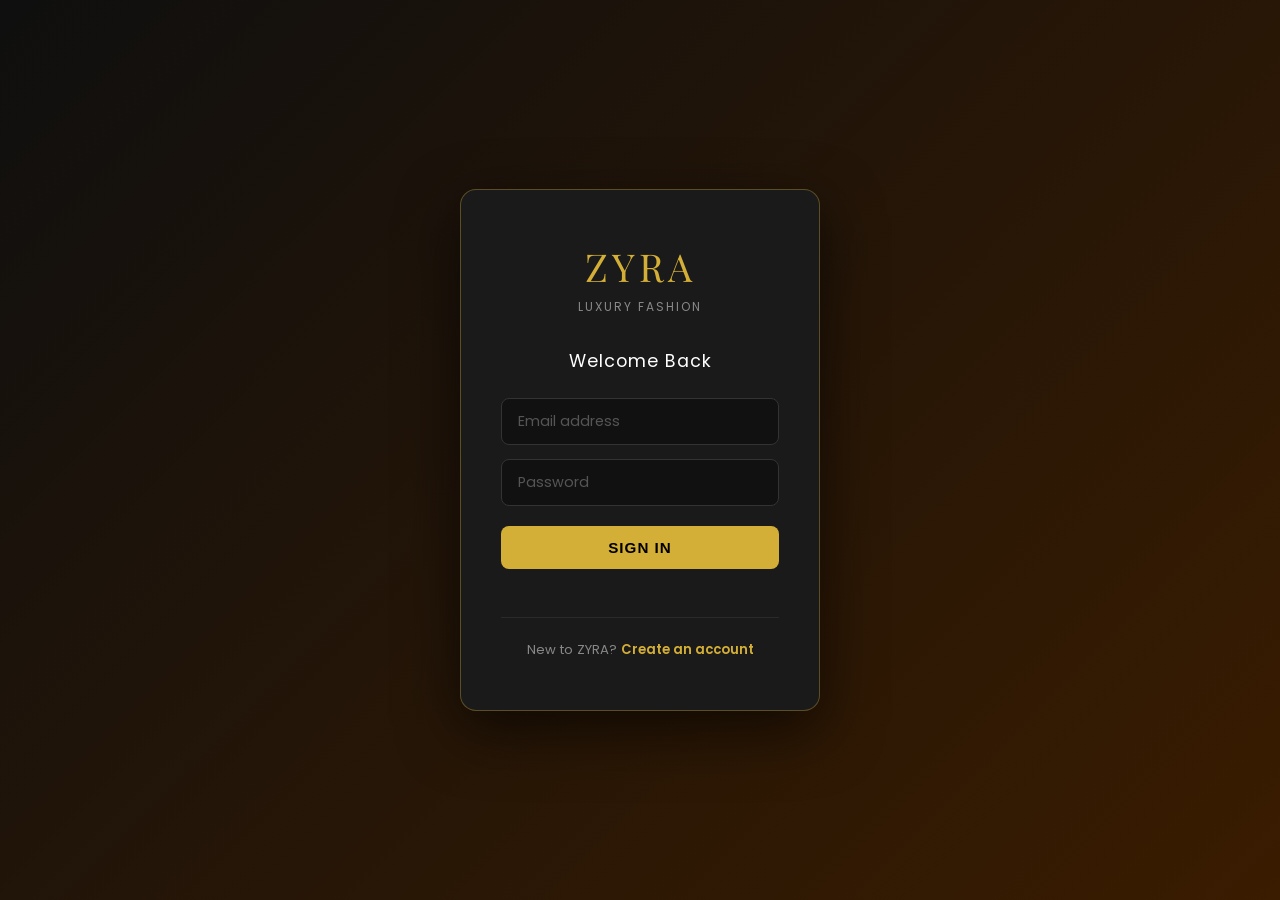
<file: index.html>
<!DOCTYPE html>
<html lang="en">
<head>
  <meta charset="UTF-8">
  <meta name="viewport" content="width=device-width, initial-scale=1.0">
  <title>ZYRA Fashion</title>
  <!-- Google Fonts -->
  <link href="https://fonts.googleapis.com/css2?family=Great+Vibes&family=Playfair+Display:wght@700&family=Poppins:wght@300;400;600;700&display=swap" rel="stylesheet">
  <link href="style.css" rel="stylesheet">
  <!-- Login guard -->
  <script>if(!localStorage.getItem('currentUser')) window.location.href='login.html';</script>
</head>
<body>

<!-- Progress Bar -->
<div id="progress"></div>

<!-- Loader -->
<div id="loader"><h1>ZYRA</h1></div>

<!-- ═══════════════════ HEADER ═══════════════════ -->
<header class="header">
  <div class="logo"><img src="zyra2.jpeg" alt="Zyra Logo"></div>
  <nav class="nav">
    <a href="#men-page">MEN</a>
    <a href="#women-page">WOMEN</a>
    <a href="#kids-page">KIDS</a>
    <a href="#shoes-page">SHOES</a>
    <a href="#perfume-accessories">ACCESSORIES</a>
    <a href="#contact-page">CONTACT</a>
  </nav>
  <div class="header-right">
    <div class="cart" onclick="window.location.href='checkout.html'">
      🛍️ <span id="cart-count">0</span>
    </div>
    <button onclick="toggleMode()" class="mode-btn">&#9790;</button>
    <button onclick="logout()" class="mode-btn">Logout</button>
  </div>
</header>

<!-- ═══════════════════ HERO ═══════════════════ -->
<section class="hero">
  <div class="hero-content">
    <h2>Summer Elegance Sale !</h2>
    <p class="sub-text">Discover timeless silhouettes and airy fabrics designed to keep you cool while looking effortlessly chic...</p>
    <h3>UPTO 50% off</h3>
    <p class="offer-text">on all your favourite products and our best sellers</p>
    <div id="countdown"></div>
  </div>
</section>

<!-- ═══════════════════ CATEGORIES ═══════════════════ -->
<section class="categories">
  <h2>CATEGORIES</h2>
  <div class="category-grid">
    <div class="category-card" onclick="document.getElementById('men-page').scrollIntoView({behavior:'smooth'})">
      <img src="male.jpg" alt="Men">
      <h3>MEN</h3>
    </div>
    <div class="category-card" onclick="document.getElementById('women-page').scrollIntoView({behavior:'smooth'})">
      <img src="feamle.jpeg" alt="Women">
      <h3>WOMEN</h3>
    </div>
    <div class="category-card" onclick="document.getElementById('kids-page').scrollIntoView({behavior:'smooth'})">
      <img src="kid.avif" alt="Kids">
      <h3>KIDS</h3>
    </div>
  </div>
</section>

<!-- ═══════════════════ SHOES & ACCESSORIES PREVIEW ═══════════════════ -->
<section id="shoes-accessories">
  <div class="container">
    <div class="title">Shoes and Accessories...</div>
    <div class="grid">
      <div class="item">
        <h3>Jewellery</h3>
        <img src="jwellery.webp" alt="Jewellery">
      </div>
      <div class="item">
        <h3>Perfumes</h3>
        <img src="perfume.jpg" alt="Perfumes">
      </div>
      <div class="item center">
        <h3>Shoes</h3>
        <img src="shoes.jpg" alt="Shoes">
      </div>
      <div class="item bottom-right">
        <h3>Handbags &amp; Wallets</h3>
        <img src="handbags.jpeg" alt="Handbags">
      </div>
    </div>
  </div>
</section>

<!-- ═══════════════════ MEN PAGE ═══════════════════ -->
<section id="men-page">
  <div class="top-bar"><h1>MEN</h1></div>
  <h2 class="section-title">CATEGORIES</h2>
  <section class="men-categories">
    <div class="men-grid">
      <div class="men-item" onclick="window.location.href='products.html?cat=men-ethnic'">
        <img src="traditional.jpeg" alt="Ethnic wear">
        <p>Ethnic wear</p>
      </div>
      <div class="men-item" onclick="window.location.href='products.html?cat=men-shirt'">
        <img src="shirt.webp" alt="Shirts">
        <p>Shirts</p>
      </div>
      <div class="men-item" onclick="window.location.href='products.html?cat=men-t-shirt'">
        <img src="t-shirt.jpg" alt="T-shirts">
        <p>T-shirts</p>
      </div>
      <div class="men-item" onclick="window.location.href='products.html?cat=men-jacket'">
        <img src="jacket.jpg" alt="Jackets">
        <p>Jackets</p>
      </div>
      <div class="men-item" onclick="window.location.href='products.html?cat=men-polos'">
        <img src="polos.webp" alt="Polos">
        <p>Polos</p>
      </div>
      <div class="men-item" onclick="window.location.href='products.html?cat=men-lower'">
        <img src="white lower.webp" alt="Bottoms">
        <p>Bottoms</p>
      </div>
    </div>
  </section>

  <h2 class="section-title">BEST-SELLERS</h2>
  <section class="best-sellers">
    <div class="product-grid">
      <div class="product">
        <img src="black shirt.webp" alt="Black Shirt">
        <p>Black Shirt</p>
        <p class="price"><del>₹2999</del> ₹999</p>
        <p>Fabric : 100% cotton</p>
        <p>Sizes available : M , XL , XXL</p>
        <p class="rating">⭐⭐⭐⭐⭐</p>
        <button class="buy-btn" onclick="addToCart('Black Shirt', 999)">BUY NOW</button>
      </div>
      <div class="product">
        <img src="beige over coat.jpg" alt="Over-coats">
        <p>Over-coats</p>
        <p class="price"><del>₹4999</del> ₹2999</p>
        <p>Fabric : Cashmere</p>
        <p>Sizes available : S, M , L , XL , XXL</p>
        <p class="rating">⭐⭐⭐⭐⭐</p>
        <button class="buy-btn" onclick="addToCart('Over-coats', 2999)">BUY NOW</button>
      </div>
      <div class="product">
        <img src="white lower.webp" alt="Joggers">
        <p>Joggers</p>
        <p class="price"><del>₹999</del> ₹599</p>
        <p>Fabric : Cotton</p>
        <p>Sizes available : S, M , L , XL , XXL</p>
        <p class="rating">⭐⭐⭐⭐</p>
        <button class="buy-btn" onclick="addToCart('Joggers', 599)">BUY NOW</button>
      </div>
      <div class="product">
        <img src="polos.webp" alt="Polos">
        <p>Polos</p>
        <p class="price"><del>₹599</del> ₹399</p>
        <p>Fabric : Cotton pique</p>
        <p>Sizes available : S, M , L , XL , XXL</p>
        <p class="rating">⭐⭐⭐⭐</p>
        <button class="buy-btn" onclick="addToCart('Polos', 399)">BUY NOW</button>
      </div>
      <div class="product">
        <img src="cargos.avif" alt="Cargos">
        <p>Cargos</p>
        <p class="price"><del>₹1999</del> ₹999</p>
        <p>Fabric : Polyester blends</p>
        <p>Sizes available : S, M , L , XL , XXL</p>
        <p class="rating">⭐⭐⭐⭐</p>
        <button class="buy-btn" onclick="addToCart('Cargos', 999)">BUY NOW</button>
      </div>
      <div class="product">
        <img src="white shirt.webp" alt="White Shirt">
        <p>White Shirt</p>
        <p class="price"><del>₹2999</del> ₹1999</p>
        <p>Fabric : Cotton</p>
        <p>Sizes available : S, M , L , XL , XXL</p>
        <p class="rating">⭐⭐⭐⭐⭐</p>
        <button class="buy-btn" onclick="addToCart('White Shirt', 1999)">BUY NOW</button>
      </div>
    </div>
  </section>
</section>

<!-- ═══════════════════ WOMEN PAGE ═══════════════════ -->
<section id="women-page">
  <div class="top-bar" style="background:linear-gradient(to right,#d81b60,#ff9ebc)">
    <h1>WOMEN</h1>
  </div>
  <h2 class="section-title">CATEGORIES</h2>
  <section class="men-categories" style="background:linear-gradient(to bottom,#ffe3ee,#ff3f8f)">
    <div class="men-grid">
      <div class="men-item" onclick="window.location.href='products.html?cat=women-ethnic'">
        <img src="women traditional.jpg" alt="Traditionals">
        <p>Traditionals</p>
      </div>
      <div class="men-item" onclick="window.location.href='products.html?cat=women-tops'">
        <img src="women tops.webp" alt="Tops">
        <p>Tops</p>
      </div>
      <div class="men-item" onclick="window.location.href='products.html?cat=women-lower'">
        <img src="women bottoms.jpeg" alt="Bottoms">
        <p>Bottoms</p>
      </div>
      <div class="men-item" onclick="window.location.href='products.html?cat=women-coat'">
        <img src="over coats women.jpg" alt="Over-coats">
        <p>Over-coats</p>
      </div>
      <div class="men-item" onclick="window.location.href='products.html?cat=women-dresses'">
        <img src="dresses.webp" alt="Dresses">
        <p>Dresses</p>
      </div>
      <div class="men-item" onclick="window.location.href='products.html?cat=women-sports'">
        <img src="athleisure.jpeg" alt="Athleisure">
        <p>Athleisure</p>
      </div>
    </div>
  </section>

  <h2 class="section-title">BEST-SELLERS</h2>
  <section class="best-sellers">
    <div class="product-grid">
      <div class="product">
        <img src="denims.jpg" alt="Denims">
        <p>Denims</p>
        <p class="price"><del>₹2999</del> ₹1499</p>
        <p class="rating">⭐⭐⭐⭐⭐</p>
        <button class="buy-btn" onclick="addToCart('Denims', 1499)">BUY NOW</button>
      </div>
      <div class="product">
        <img src="cord-sets.jpeg" alt="Cord-sets">
        <p>Cord-sets</p>
        <p class="price"><del>₹5999</del> ₹3499</p>
        <p class="rating">⭐⭐⭐⭐⭐</p>
        <button class="buy-btn" onclick="addToCart('Cord-sets', 3499)">BUY NOW</button>
      </div>
      <div class="product">
        <img src="corset.webp" alt="Corset">
        <p>Corset</p>
        <p class="price"><del>₹3999</del> ₹2999</p>
        <p class="rating">⭐⭐⭐⭐</p>
        <button class="buy-btn" onclick="addToCart('Corset', 2999)">BUY NOW</button>
      </div>
      <div class="product">
        <img src="kurtis.jpg" alt="Kurtis">
        <p>Kurtis</p>
        <p class="price"><del>₹1999</del> ₹999</p>
        <p class="rating">⭐⭐⭐⭐</p>
        <button class="buy-btn" onclick="addToCart('Kurtis', 999)">BUY NOW</button>
      </div>
      <div class="product">
        <img src="tops bestsellers.avif" alt="Tops">
        <p>Tops</p>
        <p class="price"><del>₹999</del> ₹599</p>
        <p class="rating">⭐⭐⭐⭐</p>
        <button class="buy-btn" onclick="addToCart('Tops', 599)">BUY NOW</button>
      </div>
      <div class="product">
        <img src="sarees.jpg" alt="Sarees">
        <p>Sarees</p>
        <p class="price"><del>₹9999</del> ₹8999</p>
        <p class="rating">⭐⭐⭐⭐⭐</p>
        <button class="buy-btn" onclick="addToCart('Sarees', 8999)">BUY NOW</button>
      </div>
    </div>
  </section>
</section>

<!-- ═══════════════════ KIDS PAGE ═══════════════════ -->
<section id="kids-page">
  <div class="kids-top"><h1>KIDS</h1></div>
  <h2 class="kids-title">CATEGORIES</h2>
  <section class="kids-categories">
    <div class="kids-grid">
      <div class="kids-item" onclick="window.location.href='products.html?cat=kid-infant'">
        <img src="infant.jpg" alt="Infant">
        <p>Infant</p>
      </div>
      <div class="kids-item" onclick="window.location.href='products.html?cat=kids-toddler'">
        <img src="toddler.jpg" alt="Toddler">
        <p>Toddler</p>
      </div>
      <div class="kids-item" onclick="window.location.href='products.html?cat=kids-girls'">
        <img src="toddler girl.webp" alt="Girls">
        <p>Girls</p>
      </div>
      <div class="kids-item" onclick="window.location.href='products.html?cat=kids-boy'">
        <img src="toddler boy.jpg" alt="Boys">
        <p>Boys</p>
      </div>
      <div class="kids-item" onclick="window.location.href='products.html?cat=kids-schooler'">
        <img src="schooler.jpg" alt="5-9 years">
        <p>5–9 years</p>
      </div>
      <div class="kids-item" onclick="window.location.href='products.html?cat=kids-teens'">
        <img src="pre-teen.jpg" alt="9-12 years">
        <p>9–12 years</p>
      </div>
    </div>
  </section>

  <h2 class="best-title">BEST-SELLERS</h2>
  <section class="kids-best">
    <div class="best-grid">
      <div class="best-item">
        <img src="best 1.webp" alt="Boys casual">
        <p class="price"><del>₹999</del> ₹699</p>
        <p class="rating">⭐⭐⭐⭐</p>
        <button class="buy-btn" onclick="addToCart('Boys casual', 699)">Buy Now</button>
      </div>
      <div class="best-item">
        <img src="best 2.webp" alt="Girls casual">
        <p class="price"><del>₹599</del> ₹299</p>
        <p class="rating">⭐⭐⭐⭐</p>
        <button class="buy-btn" onclick="addToCart('Girls casual', 299)">Buy Now</button>
      </div>
      <div class="best-item">
        <img src="best 3.jpeg" alt="Girls ethnic">
        <p class="price"><del>₹999</del> ₹499</p>
        <p class="rating">⭐⭐⭐⭐⭐</p>
        <button class="buy-btn" onclick="addToCart('Girls ethnic', 499)">Buy Now</button>
      </div>
      <div class="best-item">
        <img src="best 4.webp" alt="Boys Ethnic">
        <p class="price"><del>₹499</del> ₹299</p>
        <p class="rating">⭐⭐⭐⭐</p>
        <button class="buy-btn" onclick="addToCart('Boys Ethnic', 299)">Buy Now</button>
      </div>
    </div>
  </section>
</section>

<!-- ═══════════════════ SHOES PAGE ═══════════════════ -->
<section id="shoes-page">
  <h1>SHOES</h1>

  <div class="section">

    <div class="card" onclick="window.location.href='products.html?cat=shoes-sports'">
      <img src="sport shoes.jpg" alt="Sport Shoes">
      <p>Sport Shoes</p>
    </div>

    <div class="card" onclick="window.location.href='products.html?cat=shoes-heels'">
      <img src="heels.webp" alt="Heels">
      <p>Heels</p>
    </div>

    <div class="card" onclick="window.location.href='products.html?cat=shoes-sneakers'">
      <img src="sneakers.avif" alt="Sneakers">
      <p>Sneakers</p>
    </div>

    <div class="card" onclick="window.location.href='products.html?cat=shoes-formals'">
      <img src="formal shoes.jpeg" alt="Formals">
      <p>Formals</p>
    </div>

    <div class="card" onclick="window.location.href='products.html?cat=shoes-boots'">
      <img src="boots.webp" alt="Boots">
      <p>Boots</p>
    </div>

  </div>
</section>
<!-- ═══════════════════ PERFUMES & ACCESSORIES ═══════════════════ -->
<section id="perfume-accessories">
  <!-- PERFUMES -->
   <h1 style="text-align: center;">PERFUMES</h1>
  <div class="perfume-grid">

  <div class="perfume-item"
       onclick="window.location.href='products.html?cat=perfume-woody'">
    <img src="woody perfumes.jpeg" alt="Woody">
    <p>Woody</p>
  </div>

  <div class="perfume-item"
       onclick="window.location.href='products.html?cat=perfume-floral'">
    <img src="floral perfume.jpg" alt="Floral">
    <p>Floral</p>
  </div>

  <div class="perfume-item"
       onclick="window.location.href='products.html?cat=perfume-oriental'">
    <img src="oriental perfumes.webp" alt="Oriental">
    <p>Oriental</p>
  </div>

  <div class="perfume-item"
       onclick="window.location.href='products.html?cat=perfume-chypre'">
    <img src="chypre perfumes.jpg" alt="Chypre">
    <p>Chypre</p>
  </div>

  <div class="perfume-item"
       onclick="window.location.href='products.html?cat=perfume-fresh'">
    <img src="fresh perfumes.webp" alt="Fresh">
    <p>Fresh</p>
  </div>

  <div class="perfume-item"
       onclick="window.location.href='products.html?cat=perfume-vanilla'">
    <img src="vanilla.webp" alt="Vanilla">
    <p>Vanilla</p>
  </div>

</div>
  <!-- ACCESSORIES -->
  <!-- ACCESSORIES -->
<section class="accessories-section">
  <div class="accessories-title">ACCESSORIES TO ELEVATE YOUR OOTD</div>

  <div class="accessories-grid">

    <div class="accessory-item"
         onclick="window.location.href='products.html?cat=accessories-jewellery'">
      <img src="males jwellery.jpeg" alt="Jewellery">
      <p>Jewellery</p>
      <p class="price"><del>₹2999</del> ₹1999</p>
      <p class="rating">⭐⭐⭐⭐</p>
      <button class="buy-btn"
              onclick="event.stopPropagation(); addToCart('Jewellery', 1999)">
        BUY NOW
      </button>
    </div>

    <div class="accessory-item"
         onclick="window.location.href='products.html?cat=accessories-handbags'">
      <img src="handbags female.jpeg" alt="Wallets & Handbags">
      <p>Wallets & Handbags</p>
      <p class="price"><del>₹4999</del> ₹3999</p>
      <p class="rating">⭐⭐⭐⭐⭐</p>
      <button class="buy-btn"
              onclick="event.stopPropagation(); addToCart('Handbags', 3999)">
        BUY NOW
      </button>
    </div>

    <div class="accessory-item"
         onclick="window.location.href='products.html?cat=accessories-belts'">
      <img src="female belts.webp" alt="Belts">
      <p>Belts</p>
      <p class="price"><del>₹299</del> ₹99</p>
      <p class="rating">⭐⭐⭐</p>
      <button class="buy-btn"
              onclick="event.stopPropagation(); addToCart('Belts', 99)">
        BUY NOW
      </button>
    </div>

    <div class="accessory-item"
         onclick="window.location.href='products.html?cat=accessories-watches'">
      <img src="male watches.jpeg" alt="Watches">
      <p>Watches</p>
      <p class="price"><del>₹9999</del> ₹7999</p>
      <p class="rating">⭐⭐⭐⭐⭐</p>
      <button class="buy-btn"
              onclick="event.stopPropagation(); addToCart('Watches', 7999)">
        BUY NOW
      </button>
    </div>

  </div>
</section>
</section>

<!-- ═══════════════════ CONTACT / GIFT CARDS ═══════════════════ -->
<section id="contact-page" style="display:flex;justify-content:center;background:#6b2d00;padding:40px 0;">
  <div style="width:360px;background:linear-gradient(to bottom,#8b3e14,#c68c5e);color:white;font-family:'Playfair Display',serif;border-radius:12px;overflow:hidden;box-shadow:0 20px 50px rgba(0,0,0,0.5);">

    <!-- Gift Card Preview -->
    <div style="text-align:center;padding:15px 10px;font-family:'Great Vibes',cursive;font-size:20px;background:#8b3e14;">
      Gift the Joy of Dressing Well...
    </div>
    <div style="padding:15px;">
      <div style="background:#fff;color:#000;border-radius:4px;display:flex;padding:10px;gap:10px;">
        <div style="width:90px;height:120px;background:#ddd;display:flex;align-items:center;justify-content:center;font-size:12px;border-radius:3px;">YOUR IMAGE</div>
        <div style="font-size:11px;">
          <b>GIFT CARD</b><br>NAME<br>AMOUNT<br><br>
          <p style="font-size:10px;line-height:1.4;">On this new year, gift your loved ones with Zyra gift cards to elevate their fashion and let them live with the confidence that you do...</p>
        </div>
      </div>
    </div>

    <!-- Gift Card Form -->
    <div style="text-align:center;font-size:22px;margin:15px 0;letter-spacing:2px;">GIFT CARDS</div>
    <div style="padding:0 15px 15px;">
      <form id="giftCardForm" onsubmit="submitGiftCard(event)">
        <label style="font-size:11px;">SENDER'S NAME</label><br>
        <input type="text" id="gcsenderName" placeholder="Sender's Name" required
          style="width:100%;margin-bottom:8px;padding:6px;border-radius:10px;border:none;box-sizing:border-box;"><br>
        <label style="font-size:11px;">RECEIVER'S NAME</label><br>
        <input type="text" id="gcreceiverName" placeholder="Receiver's Name" required
          style="width:100%;margin-bottom:8px;padding:6px;border-radius:10px;border:none;box-sizing:border-box;"><br>
        <label style="font-size:11px;">SENDER'S PHONE</label><br>
        <input type="tel" id="gcsenderPhone" placeholder="Sender's Phone" required
          style="width:100%;margin-bottom:8px;padding:6px;border-radius:10px;border:none;box-sizing:border-box;"><br>
        <label style="font-size:11px;">RECEIVER'S PHONE</label><br>
        <input type="tel" id="gcreceiverPhone" placeholder="Receiver's Phone" required
          style="width:100%;margin-bottom:8px;padding:6px;border-radius:10px;border:none;box-sizing:border-box;"><br>
        <label style="font-size:11px;">AMOUNT</label><br>
        <input type="number" id="gcamount" placeholder="Amount (₹)" required
          style="width:100%;margin-bottom:8px;padding:6px;border-radius:10px;border:none;box-sizing:border-box;"><br>
        <label style="font-size:11px;">ANY SPECIAL MESSAGE</label><br>
        <textarea id="gcmessage" placeholder="Your message..."
          style="width:100%;height:50px;margin-bottom:10px;padding:6px;border-radius:10px;border:none;box-sizing:border-box;"></textarea>
        <button type="submit" id="gcBtn"
          style="width:100%;background:#a85b18;border:none;padding:8px;color:white;cursor:pointer;border-radius:6px;font-size:14px;letter-spacing:1px;">
          APPLY NOW
        </button>
        <p id="gcSuccess" style="display:none;color:#dfff00;text-align:center;font-size:13px;margin-top:8px;">✅ Gift Card request submitted successfully!</p>
        <p id="gcError"   style="display:none;color:#ff6b6b;text-align:center;font-size:12px;margin-top:6px;">❌ Something went wrong. Please try again.</p>
      </form>
    </div>

    <!-- Contact Info -->
    <div style="background:#fff;color:#000;text-align:center;padding:6px;font-size:12px;">CONNECT WITH US</div>
    <div style="background:#8b3e14;padding:10px;font-size:11px;">
      For feedback, suggestions and queries, connect with us through our customer help-line number or through our official e-mail id....
      <div style="background:#f0ff00;color:#000;padding:5px;margin:6px 0;">Helpline number : 12345-54321</div>
      <div style="background:#f0ff00;color:#000;padding:5px;">Email-id : tishamittal28@gmail.com</div>
    </div>

    <!-- Feedback Form -->
    <div style="background:linear-gradient(to bottom,#c68c5e,#f1a340);padding:10px;">
      <h4 style="text-align:center;font-size:14px;margin-bottom:10px;letter-spacing:1px;">FEEDBACK FORM</h4>
      <form id="feedbackForm" onsubmit="submitFeedback(event)">
        <input id="fbname"     placeholder="FULL NAME"  required
          style="width:100%;margin-bottom:6px;padding:5px;border-radius:5px;border:none;box-sizing:border-box;">
        <input id="fbaddress"  placeholder="ADDRESS"    required
          style="width:100%;margin-bottom:6px;padding:5px;border-radius:5px;border:none;box-sizing:border-box;">
        <input id="fbphone"    placeholder="PHONE NO."  required
          style="width:100%;margin-bottom:6px;padding:5px;border-radius:5px;border:none;box-sizing:border-box;">
        <textarea id="fbfeedback" placeholder="FEEDBACK" required
          style="width:100%;height:50px;padding:5px;border-radius:5px;border:none;box-sizing:border-box;"></textarea>
        <div style="margin:8px 0;">
          <p style="margin:5px 0;font-size:12px;">Rate Us</p>
          <div class="stars">
            <input type="radio" name="rating" value="5" id="star5"><label for="star5">&#9733;</label>
            <input type="radio" name="rating" value="4" id="star4"><label for="star4">&#9733;</label>
            <input type="radio" name="rating" value="3" id="star3"><label for="star3">&#9733;</label>
            <input type="radio" name="rating" value="2" id="star2"><label for="star2">&#9733;</label>
            <input type="radio" name="rating" value="1" id="star1"><label for="star1">&#9733;</label>
          </div>
        </div>
        <button type="submit" id="fbBtn"
          style="width:100%;margin-top:6px;background:#000;color:#fff;padding:6px;border:none;border-radius:5px;cursor:pointer;">
          SUBMIT FEEDBACK
        </button>
        <p id="fbSuccess" style="display:none;color:#000;text-align:center;font-size:12px;margin-top:6px;">✅ Feedback submitted successfully!</p>
        <p id="fbError"   style="display:none;color:red;text-align:center;font-size:12px;margin-top:6px;">❌ Something went wrong. Please try again.</p>
      </form>
    </div>
    <div style="text-align:center;font-size:10px;padding:6px;">BECAUSE WE VALUE YOUR OPINIONS!</div>
  </div>
</section>

<!-- ═══════════════════ FOOTER ═══════════════════ -->
<footer>
  <p>&copy; 2026 Zyra Fashion. Designed by Tisha.</p>
</footer>

<!-- ═══════════════════ LOGIN MODAL (fallback) ═══════════════════ -->
<div id="loginModal" class="login-modal">
  <div class="login-box" style="position:relative;">
    <span class="close" onclick="closeLogin()">&times;</span>
    <h2>Welcome Back</h2>
    <form onsubmit="loginUser(event)">
      <input type="email"    id="loginEmail"    placeholder="Email"    required>
      <input type="password" id="loginPassword" placeholder="Password" required>
      <button type="submit">Sign In</button>
      <p id="loginMsg"></p>
    </form>
  </div>
</div>

<!-- ═══════════════════ SCRIPTS ═══════════════════ -->
<script src="script.js"></script>
<script>
// Countdown to sale end (30 days from now)
(function() {
  const end = new Date();
  end.setDate(end.getDate() + 30);
  function tick() {
    const diff = end - new Date();
    if (diff <= 0) { document.getElementById('countdown').innerText = 'Sale Ended!'; return; }
    const d = Math.floor(diff / 86400000);
    const h = Math.floor((diff % 86400000) / 3600000);
    const m = Math.floor((diff % 3600000) / 60000);
    const s = Math.floor((diff % 60000) / 1000);
    document.getElementById('countdown').innerText =
      'Ends in: ' + d + 'd ' + h + 'h ' + m + 'm ' + s + 's';
  }
  tick();
  setInterval(tick, 1000);
})();
</script>
</body>
</html>
</file>
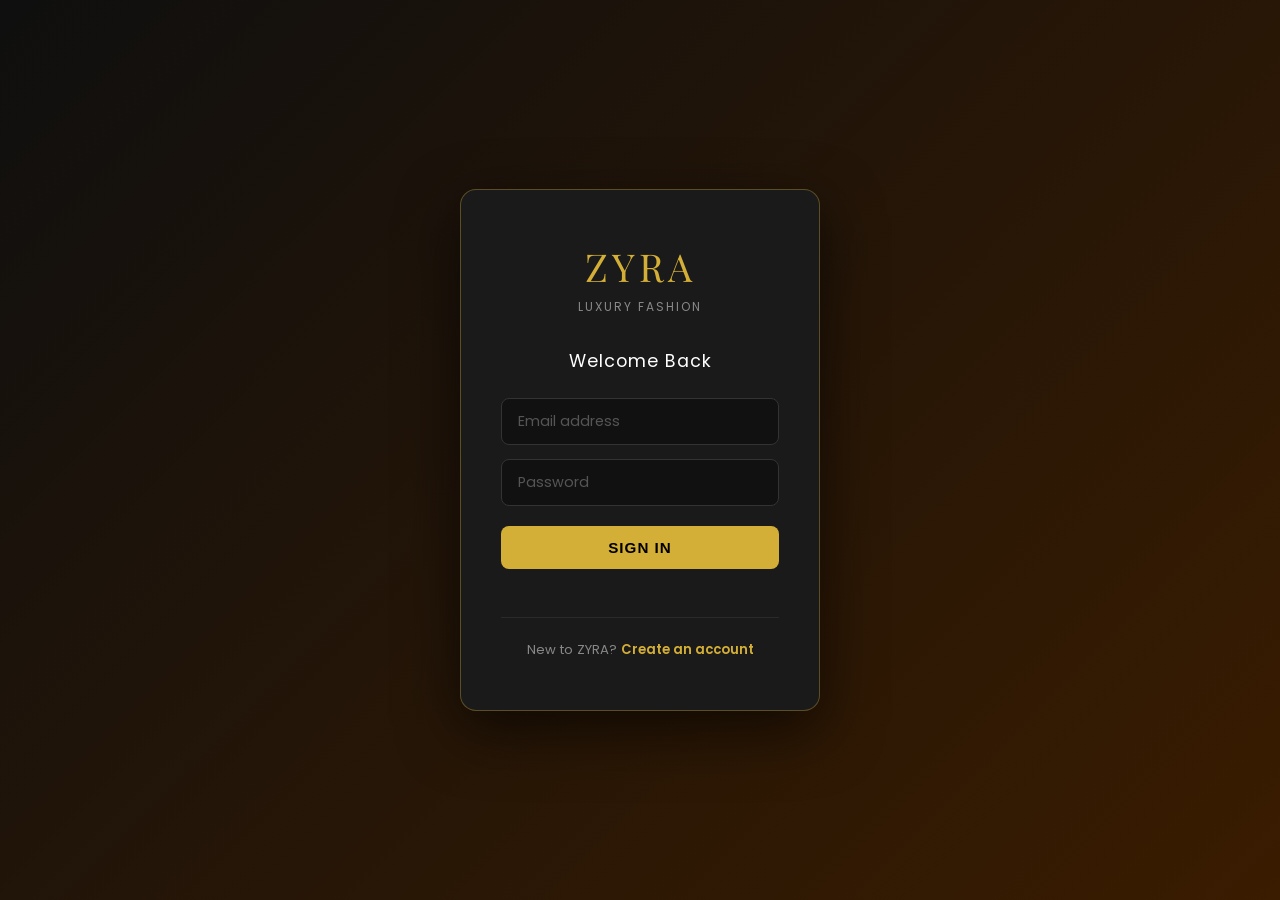
<file: checkout.html>
<!DOCTYPE html>
<html lang="en">
<head>
  <meta charset="UTF-8">
  <meta name="viewport" content="width=device-width, initial-scale=1.0">
  <title>ZYRA — Checkout</title>
  <link href="https://fonts.googleapis.com/css2?family=Playfair+Display:wght@700&family=Poppins:wght@300;400;600;700&display=swap" rel="stylesheet">
  <style>
    *{margin:0;padding:0;box-sizing:border-box;}
    body{background:#f8f6f1;font-family:'Poppins',sans-serif;min-height:100vh;}

    /* ── Header ── */
    .co-header{background:linear-gradient(90deg,#0f0f0f,#2b2b2b);padding:16px 40px;
               display:flex;align-items:center;gap:20px;
               border-bottom:1px solid rgba(212,175,55,0.3);}
    .co-header a{color:#d4af37;text-decoration:none;font-weight:600;font-size:0.9rem;}
    .co-header .brand{color:#fff;font-family:'Playfair Display',serif;font-size:1.3rem;letter-spacing:3px;}

    /* ── Layout ── */
    .co-wrap{max-width:900px;margin:40px auto;padding:0 20px;
             display:grid;grid-template-columns:1fr 1fr;gap:28px;}

    /* ── Cards ── */
    .card{background:#fff;padding:28px;border-radius:14px;box-shadow:0 4px 20px rgba(0,0,0,0.07);}
    .card h3{font-size:1rem;font-weight:700;margin-bottom:20px;letter-spacing:1px;
             text-transform:uppercase;border-bottom:2px solid #d4af37;padding-bottom:10px;color:#111;}

    /* ── Cart Items ── */
    .cart-item{display:flex;justify-content:space-between;align-items:center;
               padding:12px 0;border-bottom:1px solid #f0ece4;}
    .cart-item:last-of-type{border-bottom:none;}
    .item-info strong{display:block;font-size:0.95rem;color:#111;}
    .item-info small{color:#888;font-size:0.8rem;}
    .item-controls{display:flex;align-items:center;gap:8px;margin-top:4px;}
    .qty-btn{background:#f0ece4;border:none;width:26px;height:26px;border-radius:50%;
             font-size:1rem;cursor:pointer;font-weight:bold;transition:0.2s;}
    .qty-btn:hover{background:#d4af37;}
    .qty-num{font-weight:700;min-width:20px;text-align:center;}
    .item-price{font-weight:700;color:#8b0000;font-size:0.95rem;white-space:nowrap;}
    .remove-btn{background:none;border:none;color:#ccc;font-size:1rem;cursor:pointer;
                margin-left:8px;transition:0.2s;}
    .remove-btn:hover{color:#ff4444;}

    .grand-total{margin-top:18px;text-align:right;font-size:1.1rem;font-weight:700;
                 color:#111;border-top:2px solid #d4af37;padding-top:14px;}

    /* ── Empty Cart ── */
    .empty-cart{text-align:center;padding:40px 20px;color:#aaa;}
    .empty-cart p{font-size:1rem;margin-bottom:12px;}
    .empty-cart a{color:#d4af37;font-weight:600;text-decoration:none;}

    /* ── Payment Card ── */
    .dark-card{background:#111;color:#fff;}
    .dark-card h3{color:#d4af37;border-bottom-color:#d4af37;}
    .dark-card label{font-size:0.75rem;color:#aaa;display:block;margin:14px 0 4px;
                     letter-spacing:1px;text-transform:uppercase;}
    .dark-card input{width:100%;padding:10px 14px;border-radius:6px;
                     border:1px solid #333;background:#1c1c1c;color:#fff;
                     font-size:0.9rem;font-family:'Poppins',sans-serif;}
    .dark-card input:focus{outline:none;border-color:#d4af37;}
    .card-row{display:grid;grid-template-columns:1fr 1fr;gap:12px;}
    .confirm-btn{width:100%;padding:14px;background:#d4af37;border:none;color:#000;
                 font-weight:700;font-size:1rem;letter-spacing:1px;border-radius:8px;
                 cursor:pointer;margin-top:20px;transition:0.3s;}
    .confirm-btn:hover{background:#b8962e;}

    @media(max-width:640px){.co-wrap{grid-template-columns:1fr;}}
  </style>
</head>
<body>

<script>if(!localStorage.getItem('currentUser')) window.location.href='login.html';</script>

<div class="co-header">
  <a href="index.html">&larr; Back to Shop</a>
  <span class="brand">ZYRA</span>
  <span style="color:#888;font-size:0.85rem;margin-left:auto;">Secure Checkout</span>
</div>

<div class="co-wrap">
  <!-- Order Summary -->
  <div class="card">
    <h3>Your Bag</h3>
    <div id="cart-items-list"></div>
    <div class="grand-total" id="grand-total" style="display:none;"></div>
  </div>

  <!-- Payment -->
  <div class="card dark-card">
    <h3>Payment Details</h3>
    <label>Cardholder Name</label>
    <input type="text" id="cardName" placeholder="Full name on card">
    <label>Card Number</label>
    <input type="text" id="cardNum" placeholder="1234 5678 9012 3456" maxlength="19"
           oninput="this.value=this.value.replace(/[^0-9]/g,'').replace(/(.{4})/g,'$1 ').trim()">
    <div class="card-row">
      <div>
        <label>Expiry</label>
        <input type="text" id="cardExp" placeholder="MM / YY" maxlength="7">
      </div>
      <div>
        <label>CVV</label>
        <input type="password" id="cardCvv" placeholder="•••" maxlength="3">
      </div>
    </div>
    <button class="confirm-btn" onclick="confirmOrder()">COMPLETE PURCHASE</button>
  </div>
</div>

<script>
const CART_KEY = 'zyracart';
function fmt(n){ return '₹' + Number(n).toLocaleString('en-IN'); }
function getCart(){ return JSON.parse(localStorage.getItem(CART_KEY)) || []; }
function saveCart(c){ localStorage.setItem(CART_KEY, JSON.stringify(c)); }

function renderCart() {
  const cart    = getCart();
  const listDiv = document.getElementById('cart-items-list');
  const totDiv  = document.getElementById('grand-total');
  listDiv.innerHTML = '';

  if (cart.length === 0) {
    listDiv.innerHTML = '<div class="empty-cart"><p>Your bag is empty.</p><a href="index.html">Continue Shopping &rarr;</a></div>';
    totDiv.style.display = 'none';
    return;
  }

  let total = 0;
  cart.forEach((item, idx) => {
    total += item.price * item.quantity;
    const row = document.createElement('div');
    row.className = 'cart-item';
    row.innerHTML = `
      <div class="item-info">
        <strong>${item.name}</strong>
        <div class="item-controls">
          <button class="qty-btn" onclick="changeQty(${idx},-1)">−</button>
          <span class="qty-num">${item.quantity}</span>
          <button class="qty-btn" onclick="changeQty(${idx},1)">+</button>
        </div>
        <small>${item.quantity} &times; ${fmt(item.price)}</small>
      </div>
      <div style="display:flex;align-items:center;gap:8px;">
        <div class="item-price">${fmt(item.price * item.quantity)}</div>
        <button class="remove-btn" onclick="removeItem(${idx})" title="Remove">✕</button>
      </div>`;
    listDiv.appendChild(row);
  });
  totDiv.style.display = 'block';
  totDiv.innerText = 'Total: ' + fmt(total);
}

function changeQty(idx, delta) {
  const cart = getCart();
  cart[idx].quantity += delta;
  if (cart[idx].quantity <= 0) cart.splice(idx, 1);
  saveCart(cart);
  renderCart();
}
function removeItem(idx) {
  const cart = getCart();
  cart.splice(idx, 1);
  saveCart(cart);
  renderCart();
}

function confirmOrder() {
  const name = document.getElementById('cardName').value.trim();
  const num  = document.getElementById('cardNum').value.replace(/\s/g,'');
  if (!name || num.length < 16) {
    alert('⚠️ Please fill in your payment details correctly!');
    return;
  }
  alert('🎉 Order Placed Successfully!\nThank you for shopping with ZYRA. Your order is being processed.');
  localStorage.removeItem(CART_KEY);
  window.location.href = 'index.html';
}

renderCart();
</script>
</body>
</html>
</file>
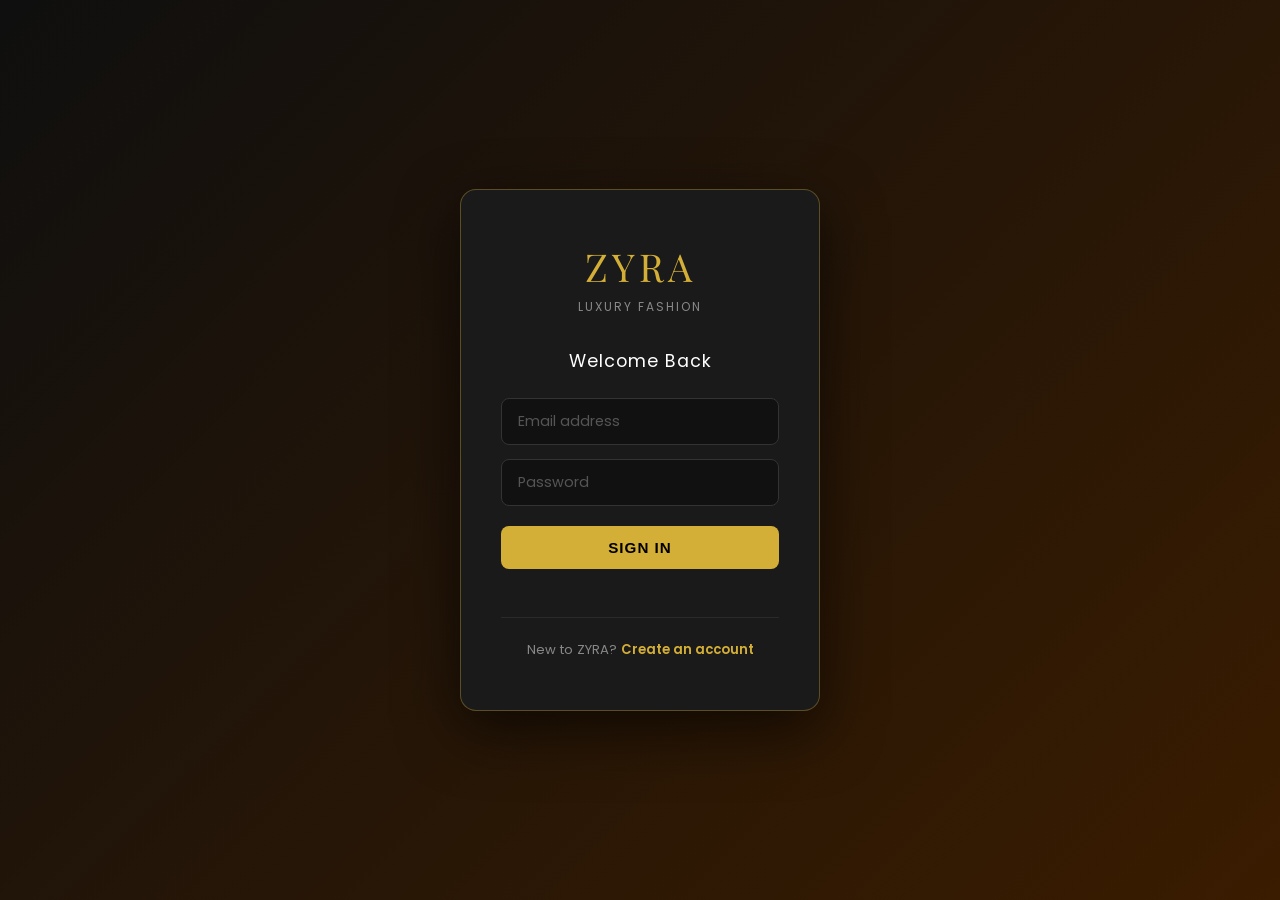
<file: login.html>
<!DOCTYPE html>
<html lang="en">
<head>
  <meta charset="UTF-8">
  <meta name="viewport" content="width=device-width, initial-scale=1.0">
  <title>ZYRA — Login</title>
  <link href="https://fonts.googleapis.com/css2?family=Playfair+Display:wght@700&family=Poppins:wght@300;400;600&display=swap" rel="stylesheet">
  <style>
    *{margin:0;padding:0;box-sizing:border-box;}
    body{min-height:100vh;display:flex;align-items:center;justify-content:center;
         background:linear-gradient(135deg,#0f0f0f,#3a1c00);font-family:'Poppins',sans-serif;}
    .card{background:#1a1a1a;border:1px solid rgba(212,175,55,0.35);border-radius:16px;
          padding:50px 40px;width:360px;text-align:center;box-shadow:0 20px 60px rgba(0,0,0,0.6);}
    .brand{font-family:'Playfair Display',serif;font-size:2.4rem;color:#d4af37;letter-spacing:4px;margin-bottom:6px;}
    .tagline{font-size:0.75rem;color:#888;letter-spacing:2px;text-transform:uppercase;margin-bottom:32px;}
    h2{color:#fff;font-size:1.1rem;font-weight:400;margin-bottom:24px;letter-spacing:1px;}
    input{width:100%;padding:12px 16px;margin-bottom:14px;border-radius:8px;
          border:1px solid #333;background:#111;color:#fff;font-size:0.9rem;font-family:'Poppins',sans-serif;}
    input:focus{outline:none;border-color:#d4af37;}
    input::placeholder{color:#555;}
    button{width:100%;padding:13px;background:#d4af37;border:none;border-radius:8px;
           color:#000;font-weight:700;font-size:0.95rem;letter-spacing:1px;cursor:pointer;
           transition:0.3s;margin-top:6px;}
    button:hover{background:#b8962e;}
    .msg{color:#ff6b6b;font-size:0.82rem;margin-top:10px;min-height:18px;}
    .footer-link{margin-top:22px;font-size:0.82rem;color:#888;}
    .footer-link a{color:#d4af37;text-decoration:none;font-weight:600;}
    .footer-link a:hover{text-decoration:underline;}
    .divider{border:none;border-top:1px solid #2a2a2a;margin:20px 0;}
  </style>
</head>
<body>
<div class="card">
  <div class="brand">ZYRA</div>
  <div class="tagline">Luxury Fashion</div>
  <h2>Welcome Back</h2>
  <form onsubmit="loginUser(event)">
    <input type="email" id="loginEmail" placeholder="Email address" required>
    <input type="password" id="loginPassword" placeholder="Password" required>
    <button type="submit">SIGN IN</button>
    <p class="msg" id="loginMsg"></p>
  </form>
  <hr class="divider">
  <div class="footer-link">New to ZYRA? <a href="signup.html">Create an account</a></div>
</div>

<script>
function loginUser(e) {
  e.preventDefault();
  const email    = document.getElementById('loginEmail').value.trim();
  const password = document.getElementById('loginPassword').value.trim();
  const users    = JSON.parse(localStorage.getItem('zyra_users')) || [];
  const found    = users.find(u => u.email === email && u.password === password);
  if (found) {
    localStorage.setItem('currentUser', JSON.stringify(found));
    window.location.href = 'index.html';
  } else {
    document.getElementById('loginMsg').innerText = '⚠️ Invalid email or password.';
  }
}
// If already logged in, go straight to shop
if (localStorage.getItem('currentUser')) window.location.href = 'index.html';
</script>
</body>
</html>
</file>
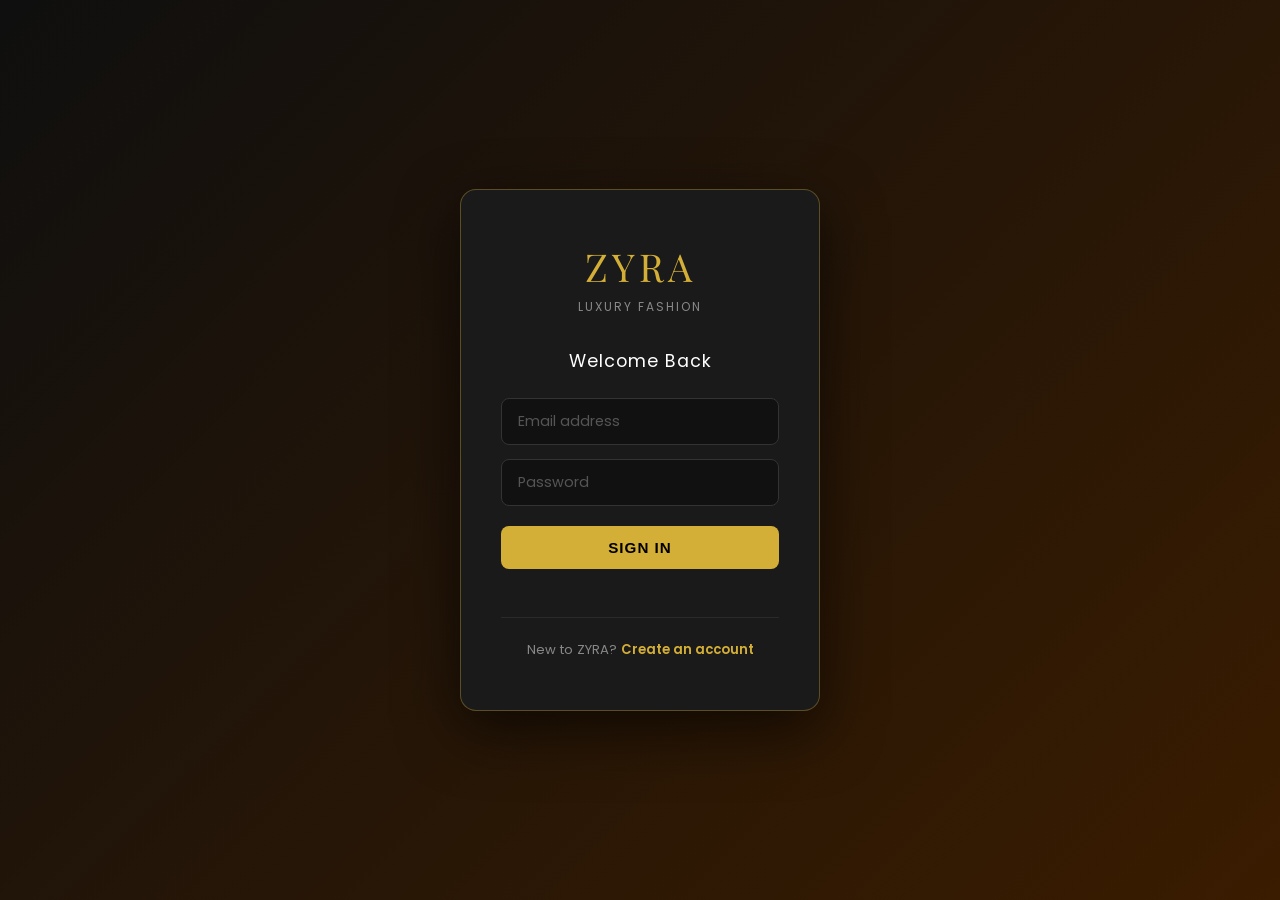
<file: products.html>
<!DOCTYPE html>
<html lang="en">
<head>
  <meta charset="UTF-8">
  <meta name="viewport" content="width=device-width, initial-scale=1.0">
  <title>ZYRA — Collection</title>
  <link rel="stylesheet" href="style.css">
  <link href="https://fonts.googleapis.com/css2?family=Playfair+Display:wght@700&family=Poppins:wght@300;400;600&display=swap" rel="stylesheet">
  <style>
    .product-page-container{padding:40px 5%;max-width:1200px;margin:auto;}
    .page-title{font-family:'Playfair Display',serif;text-align:center;font-size:2.8rem;
                margin-bottom:8px;color:#111;text-transform:uppercase;}
    .page-subtitle{text-align:center;color:#666;margin-bottom:40px;font-style:italic;}
    .product-grid{display:grid;grid-template-columns:repeat(auto-fill,minmax(280px,1fr));gap:30px;}
    .product-card{background:#fff;padding:20px;border-radius:14px;border:1px solid #f0f0f0;
                  transition:0.4s;text-align:center;}
    .product-card:hover{transform:translateY(-8px);box-shadow:0 15px 30px rgba(0,0,0,0.1);}
    .product-card img{width:100%;height:300px;object-fit:cover;border-radius:10px;margin-bottom:14px;}
    .product-card h3{font-size:1.2rem;margin-bottom:6px;color:#222;}
    .product-desc{font-size:0.88rem;color:#777;margin-bottom:12px;line-height:1.4;}
    .product-fabric{font-size:0.78rem;color:#555;font-weight:600;text-transform:uppercase;
                    letter-spacing:0.5px;margin:4px 0 8px;}
    .product-price{font-size:1.2rem;font-weight:700;color:#8b0000;margin-bottom:14px;}
    .size-container{display:flex;justify-content:center;gap:5px;margin:8px 0;flex-wrap:wrap;}
    .size-chip{border:1px solid #ddd;padding:3px 8px;font-size:0.75rem;border-radius:4px;
               color:#444;transition:0.2s;cursor:pointer;}
    .size-chip:hover{border-color:#8b0000;background:#fff0f0;}
    .buy-btn-large{width:100%;background:#111;color:#fff;border:none;padding:12px;
                   border-radius:6px;cursor:pointer;font-weight:600;letter-spacing:1px;
                   text-transform:uppercase;transition:0.3s;font-family:'Poppins',sans-serif;}
    .buy-btn-large:hover{background:#d4af37;color:#000;}
    .back-link{text-decoration:none;color:#d4af37;font-weight:600;
               display:inline-flex;align-items:center;gap:6px;margin-bottom:24px;font-size:0.9rem;}
    .empty-state{text-align:center;padding:80px 20px;color:#888;font-size:1.1rem;}
    /* header overrides for products page */
    .header .nav a{background:#fff;color:#000;}
    #cart-count{background:red;color:#fff;font-size:11px;padding:2px 6px;
                border-radius:50%;margin-left:4px;font-weight:700;}
  </style>
</head>
<body>

<script>if(!localStorage.getItem('currentUser')) window.location.href='login.html';</script>

<header class="header">
  <div class="logo"><img src="zyra2.jpeg" alt="Zyra Logo"></div>
  <nav class="nav">
    <a href="index.html">HOME</a>
    <a href="checkout.html">CART <span id="cart-count">0</span></a>
  </nav>
  <div class="header-right">
    <button onclick="toggleMode()" class="mode-btn">&#9790;</button>
    <button onclick="logout()" class="mode-btn">Logout</button>
  </div>
</header>

<div class="product-page-container">
  <a href="index.html" class="back-link">&larr; BACK TO SHOP</a>
  <h1 id="cat-name" class="page-title">Collection</h1>
  <p id="cat-desc" class="page-subtitle">Premium quality, handpicked for you.</p>
  <div class="product-grid" id="product-list"></div>
</div>

<script>
// ── Product Database ────────────────────────────────────────────
const productData = {

  /* ─── MEN ─── */
  "men-ethnic": {
    title: "Men's Ethnic Collection",
    description: "Timeless traditional wear for the modern man.",
    items: [
      { name:"Royal Bandhgala",            price:7999,  img:"men-ethnic_1.webp", desc:"Classic structured fit for a regal appearance.",             fabric:"Raw Silk Cotton Blend",  sizes:["S","M","L","XL"] },
      { name:"Sea Green Silk Sherwani",    price:9999,  img:"men-ethnic_2.webp", desc:"Elegance stitched in tradition, worn with pride.",           fabric:"Banarasi Silk",          sizes:["M","L","XL"] },
      { name:"Rust Orange Silk Kurta",     price:12999, img:"men-ethnic_3.jpg",  desc:"Radiance in orange, tradition draped with grace.",           fabric:"Pure Chanderi Silk",     sizes:["S","M","L"] },
      { name:"Earth Green Waistcoat Set",  price:11999, img:"men-ethnic_4.jpg",  desc:"Grace in green, where silk meets artistry.",                 fabric:"Hand-loomed Silk",       sizes:["M","L","XL","XXL"] },
      { name:"Green Shaded Indo-Western",  price:8999,  img:"men-ethnic_5.jpg",  desc:"Opulent shades of green, silk draped in sophistication.",    fabric:"Art Silk",               sizes:["L","XL"] },
      { name:"Brown Knitted Waistcoat",    price:4999,  img:"men-ethnic_6.jpg",  desc:"Sophistication woven in brown, perfect for celebrations.",   fabric:"Woolen Knit Blend",      sizes:["S","M","L"] }
    ]
  },
  "men-shirt": {
    title: "Men's Shirt Collection",
    description: "Elegance stitched into every thread.",
    items: [
      { name:"Silver-tipped White Shirt",        price:1399, img:"men-shirt.webp",  desc:"Collars tipped in silver, designed for distinction.",     fabric:"100% Premium Giza Cotton", sizes:["S","M","L","XL","XXL"] },
      { name:"Tan Nautical Embroidery Shirt",    price:1199, img:"men-shirt_2.webp", desc:"Tan threads, timeless nautical flair.",                   fabric:"Linen Blend",              sizes:["M","L","XL"] },
      { name:"Black Botanical Embroidery Shirt", price:1399, img:"men-shirt_3.webp", desc:"Nature's detail meets urban edge.",                       fabric:"Cotton Satin",             sizes:["S","M","L"] },
      { name:"Black Dragon Handwork Shirt",      price:2199, img:"men-shirt_4.webp", desc:"Handcrafted legend on dark canvas.",                      fabric:"Heavy Twill Cotton",       sizes:["M","L","XL"] },
      { name:"Embroidered Panel White Shirt",    price:1299, img:"men-shirt_5.webp", desc:"White redefined with embroidered precision.",             fabric:"Poplin Cotton",            sizes:["S","M","L"] },
      { name:"Mustard Motif Embroidery Shirt",   price:1599, img:"men-shirt_6.webp", desc:"Motifs stitched in golden warmth.",                       fabric:"Fine Cotton",              sizes:["L","XL","XXL"] }
    ]
  },
  "men-t-shirt": {
    title: "Men's T-Shirt Collection",
    description: "Everyday essential, elevated.",
    items: [
      { name:"Beige Stripes Polo Tee",   price:1299, img:"men-t_1.webp", desc:"Classic polo, modern edge.",                              fabric:"Pique Cotton",         sizes:["M","L","XL"] },
      { name:"Dusty Rose Crew Neck",     price:899,  img:"men-t_2.webp", desc:"Everyday comfort, elevated style.",                      fabric:"Combed Cotton",        sizes:["S","M","L"] },
      { name:"Nova Stripe Polo",         price:999,  img:"men-t_3.webp", desc:"Breathable knit finish built for all-day comfort.",      fabric:"Cotton Piqué Knit",    sizes:["S","M","L","XL"] },
      { name:"Sketch Grid Polo",         price:1499, img:"men-t_4.webp", desc:"Smooth finish for effortless comfort and standout style.",fabric:"Cotton Blend Jersey",  sizes:["S","M","L","XL","XXL","XXXL"] },
      { name:"Velocity Stripe Polo",     price:999,  img:"men-t_5.webp", desc:"Bold vertical stripes for a sleek, modern edge.",        fabric:"Cotton Piqué Knit",    sizes:["S","M","L","XL"] },
      { name:"Heritage Stripe Polo",     price:2999, img:"men-t_6.webp", desc:"Classic multi-stripes for a timeless, elevated look.",   fabric:"Cotton Piqué Knit",    sizes:["S","M","L"] }
    ]
  },
  "men-jacket": {
    title: "Men's Jacket Collection",
    description: "Sharp silhouettes built to elevate your look.",
    items: [
      { name:"Pinstripe Edge Jacket",  price:14999, img:"men-j_1.jpeg",  desc:"Structured style and everyday comfort in durable twill.", fabric:"Cotton Blend Twill", sizes:["S","M","L","XL","XXL","XXXL"] },
      { name:"Biker Jacket",     price:12999, img:"men-j_3.webp",   desc:"Classic biker silhouette with a premium matte finish.",   fabric:"Faux Leather",      sizes:["S","M","L","XL"] },
      { name:"Cargo Jacket",     price:9999,  img:"men-j_2.webp",   desc:"Utility meets style in this street-ready cargo jacket.",  fabric:"Cotton Ripstop",    sizes:["M","L","XL","XXL"] },
      { name:"Navy Blazer Jacket",     price:11999, img:"men-j_4.avif",   desc:"Smart navy blazer for formal and semi-casual wear.",      fabric:"Wool Poly Blend",   sizes:["S","M","L","XL","XXL"] },
      { name : "Black biker jacket", price : 5999 , img : "men-j_5.png", desc : "Sleek black biker jacket with an edgy attitude, built to turn heads wherever you ride.", fabric : "Faux leather", sizes:["S","M","L","XL","XXL"] },
      {name : "Blue demin jacket", price : 2999, img : "men-j_6.webp", desc : "Classic blue denim jacket with a timeless street-style vibe and versatile everyday look", fabric : "sturdy cotton denim fabric",  sizes:["S","M","L","XL","XXL"]},
    ]
  },
  "men-polos": {
    title: "Men's Polo Collection",
    description: "Smart casual, effortlessly refined.",
    items: [
      { name:"Classic White Polo",   price:999,  img:"polos.webp", desc:"Timeless white polo, always in style.",                 fabric:"Pique Cotton",  sizes:["S","M","L","XL"] },
      { name:"Navy Tipped Polo",     price:1199, img:"polos.webp", desc:"Navy contrast tipping for a clean, crisp look.",        fabric:"Pique Cotton",  sizes:["M","L","XL","XXL"] },
      { name:"Olive Pigment Polo",   price:1099, img:"polos.webp", desc:"Earthy tone with premium pigment wash finish.",          fabric:"Combed Cotton", sizes:["S","M","L","XL"] }
    ]
  },
  "men-lower": {
    title: "Men's Bottoms Collection",
    description: "Comfort and style from the waist down.",
    items: [
      { name:"White Joggers",  price:599, img:"white lower.webp", desc:"Soft, breathable joggers for all-day wear.",            fabric:"Cotton Fleece",   sizes:["S","M","L","XL","XXL"] },
      { name:"Cargo Pants",    price:999, img:"cargos.avif",      desc:"Multi-pocket utility cargo in a relaxed fit.",          fabric:"Polyester Blend", sizes:["S","M","L","XL","XXL"] },
      { name:"Track Pants",    price:699, img:"white lower.webp", desc:"Lightweight track pants built for movement.",           fabric:"Nylon Blend",     sizes:["S","M","L","XL"] }
    ]
  },

  /* ─── WOMEN ─── */
  "women-ethnic": {
    title: "Women's Ethnic Collection",
    description: "Where heritage meets modern allure.",
    items: [
      { name:"Red Satin Lehenga Set",        price:10999, img:"women-e_1.jpg",  desc:"Royal satin fabric offering a sleek glossy finish.",             fabric:"Satin",               sizes:["S","M","L","XL","XXL","XXXL"] },
      { name:"Beige Chanderi Suit Set",       price:5999,  img:"women-e_2.jpg",  desc:"Lightweight, subtly lustrous Chanderi for an elegant look.",     fabric:"Silk-cotton blend",   sizes:["S","M","L","XL","XXL","XXXL"] },
      { name:"Green Bandhani Suit Set",       price:3999,  img:"women-e_3.jpg",  desc:"Soft Bandhani fabric with traditional tie-dye charm.",           fabric:"Silk",                sizes:["S","M","L","XL","XXL","XXXL"] },
      { name:"Hand-painted Suit Set",         price:2999,  img:"women-e_4.webp", desc:"Artisanal hand-painted detailing for an elegant look.",          fabric:"Cotton",              sizes:["S","M","L","XL","XXL","XXXL"] },
      { name:"Red Doria Suit",                price:5999,  img:"women-e_5.webp", desc:"Lightweight, sheer, airy, and effortlessly graceful.",           fabric:"Silk-cotton blend",   sizes:["S","M","L","XL","XXL","XXXL"] },
      { name:"Handblock Gota Suit Set",       price:6999,  img:"women-e_6.webp", desc:"Breathable fabric with handblock prints and gota accents.",      fabric:"Silk-cotton blend",   sizes:["S","M","L","XL","XXL","XXXL"] }
    ]
  },
  "women-tops": {
    title: "Women's Tops Collection",
    description: "From casual to chic — tops for every occasion.",
    items: [
      { name:"Ivory Ruffle Blouse",  price:799, img:"women tops.webp",  desc:"Delicate ruffles in soft ivory for a feminine touch.", fabric:"Georgette",     sizes:["XS","S","M","L","XL"] },
      { name:"Black Crop Top",       price:599, img:"women tops.webp",  desc:"Minimal and bold, a wardrobe essential.",             fabric:"Cotton Blend",  sizes:["S","M","L","XL"] },
      { name:"Printed Boho Top",     price:899, img:"women tops.webp",  desc:"Vibrant prints for a free-spirited look.",            fabric:"Rayon",         sizes:["S","M","L","XL","XXL"] }
    ]
  },
  "women-lower": {
    title: "Women's Bottoms Collection",
    description: "Flattering fits for every body and every day.",
    items: [
      { name:"High-waist Denims",     price:1499, img:"denims.jpg",          desc:"Classic high-waist cut with a comfortable stretch.",        fabric:"Denim Stretch", sizes:["26","28","30","32","34"] },
      { name:"Wide-leg Trousers",     price:1299, img:"women bottoms.jpeg",  desc:"Flowy wide-leg silhouette for effortless elegance.",        fabric:"Crepe",         sizes:["S","M","L","XL"] },
      { name:"Floral Midi Skirt",     price:999,  img:"women bottoms.jpeg",  desc:"Soft floral print in a flattering midi length.",            fabric:"Chiffon",       sizes:["XS","S","M","L","XL"] }
    ]
  },
  "women-coat": {
    title: "Women's Over-Coats Collection",
    description: "Layer up in luxury.",
    items: [
      { name:"Camel Wool Overcoat",   price:5999, img:"over coats women.jpg", desc:"Structured camel overcoat for a polished winter look.", fabric:"Wool Blend",         sizes:["S","M","L","XL"] },
      { name:"Plaid Longline Coat",   price:6499, img:"over coats women.jpg", desc:"Classic plaid in a sleek longline silhouette.",         fabric:"Tweed Blend",        sizes:["S","M","L","XL","XXL"] },
      { name:"Cream Quilted Puffer",  price:3999, img:"over coats women.jpg", desc:"Lightweight warmth in a stylish quilted finish.",       fabric:"Recycled Polyester", sizes:["XS","S","M","L","XL"] }
    ]
  },
  "women-dresses": {
    title: "Women's Dresses Collection",
    description: "Wear a moment, make a memory.",
    items: [
      { name:"Floral Wrap Dress",    price:1799, img:"dresses.webp", desc:"Effortlessly flattering wrap silhouette in floral print.", fabric:"Rayon",  sizes:["XS","S","M","L","XL"] },
      { name:"Black Bodycon Dress",  price:1499, img:"dresses.webp", desc:"Sleek bodycon cut for a confident, bold look.",           fabric:"Ponte",  sizes:["S","M","L","XL"] },
      { name:"Linen Shirt Dress",    price:2199, img:"dresses.webp", desc:"Breezy linen shirt dress for casual-chic days.",          fabric:"Linen Blend", sizes:["S","M","L","XL","XXL"] }
    ]
  },
  "women-sports": {
    title: "Women's Athleisure Collection",
    description: "Performance meets style — from gym to street.",
    items: [
      { name:"High-waist Leggings",  price:899,  img:"athleisure.jpeg", desc:"Four-way stretch with a sculpting waistband.",          fabric:"Nylon Spandex",       sizes:["XS","S","M","L","XL"] },
      { name:"Sports Bra Top",       price:699,  img:"athleisure.jpeg", desc:"Medium-support with moisture-wicking fabric.",          fabric:"Polyester Spandex",   sizes:["XS","S","M","L"] },
      { name:"Jogger Co-ord Set",    price:1599, img:"athleisure.jpeg", desc:"Matching co-ord jogger set for gym and beyond.",        fabric:"French Terry Cotton", sizes:["S","M","L","XL","XXL"] }
    ]
  },

  /* ─── KIDS ─── */
  "kid-infant": {
    title: "Infant Collection (0–12 months)",
    description: "Soft, safe, and adorable for your little one.",
    items: [
      { name:"Organic Cotton Onesie", price:399, img:"kids-1.webp", desc:"Ultra-soft 100% organic cotton onesie for newborns.", fabric:"Organic Cotton", sizes:["0-3M","3-6M","6-12M"] },
      { name:"Knit Romper Set",       price:599, img:"kid-2.webp", desc:"Cosy knit romper with matching booties.",             fabric:"Cotton Knit",    sizes:["0-3M","3-6M","6-12M"] },
      { name:"Floral Dungaree",       price:499, img:"kid-3.jpeg", desc:"Cheerful floral print dungaree for baby girls.",      fabric:"Soft cotton",     sizes:["3-6M","6-12M"] },
      { name : "teddy-style winter outfit", price : 999 , img : "kid-4.webp", desc : "Cute teddy-style baby winter outfit with a soft cozy look.", fabric : "Soft plush fleece fabric for warmth and comfort.", sizes:["0-3M","3-6M","6-12M"] },
      {name : "Baby Winter Co-ord Set", price : 899, img : "kid-5.webp" , desc : "Soft and cozy baby outfit with a cute winter-ready look.", fabric : "Warm velvet fleece fabric with a soft inner lining.", sizes:["0-3M","3-6M","6-12M"] },
      {name : "Floral Baby Girl Dress", price : 1999, img : "kid-6.webp", desc : "Cute floral dress with a soft and playful look.", fabric : "Lightweight cotton fabric", sizes:["0-3M","3-6M","6-12M"] }
    ]
  },
  "kids-toddler": {
    title: "Toddler Collection (1–3 years)",
    description: "Playful outfits for curious little explorers.",
    items: [
      { name:"Dino Print T-Shirt", price:349, img:"toddler.jpg",      desc:"Fun dino print on breathable cotton.",                   fabric:"100% Cotton",  sizes:["1Y","2Y","3Y"] },
      { name:"Rainbow Dungaree",   price:599, img:"toddler.jpg",      desc:"Bright rainbow dungaree for playful days.",              fabric:"Cotton Denim", sizes:["1Y","2Y","3Y"] },
      { name:"Floral Frock",       price:499, img:"toddler girl.webp",desc:"Soft floral frock with a bow at the back.",              fabric:"Cotton Voile", sizes:["1Y","2Y","3Y"] }
    ]
  },
  "kids-girls": {
    title: "Girls Collection (3–10 years)",
    description: "Dreamy styles for your little princess.",
    items: [
      { name:"Tutu Party Dress",    price:799, img:"toddler girl.webp", desc:"Fluffy tutu dress perfect for parties.",               fabric:"Net + Satin",    sizes:["3Y","4Y","5Y","6Y","7Y","8Y"] },
      { name:"Printed Co-ord Set",  price:699, img:"toddler girl.webp", desc:"Matching top and pants in a fun printed fabric.",      fabric:"Cotton Blend",   sizes:["4Y","5Y","6Y","7Y","8Y","10Y"] },
      { name:"Denim Pinafore",      price:599, img:"toddler girl.webp", desc:"Classic pinafore in soft stretch denim.",              fabric:"Stretch Denim",  sizes:["3Y","4Y","5Y","6Y","7Y","8Y"] }
    ]
  },
  "kids-boy": {
    title: "Boys Collection (3–10 years)",
    description: "Bold and cool styles for your little champ.",
    items: [
      { name:"Graphic Tee + Shorts", price:599, img:"toddler boy.jpg", desc:"Cool graphic tee matched with elastic shorts.",        fabric:"Jersey Cotton",  sizes:["3Y","4Y","5Y","6Y","7Y","8Y"] },
      { name:"Cargo Shorts",         price:449, img:"toddler boy.jpg", desc:"Rugged cargo shorts with multiple pockets.",           fabric:"Cotton Twill",   sizes:["4Y","5Y","6Y","7Y","8Y","10Y"] },
      { name:"Striped Polo Shirt",   price:499, img:"toddler boy.jpg", desc:"Smart striped polo for casual outings.",               fabric:"Pique Cotton",   sizes:["3Y","4Y","5Y","6Y","7Y","8Y"] }
    ]
  },
  "kids-schooler": {
    title: "5–9 Years Collection",
    description: "Comfortable everyday styles for school and play.",
    items: [
      { name:"Uniform Combo Set",  price:699,  img:"schooler.jpg", desc:"Neat, durable uniform set for school days.",           fabric:"Cotton Poly Blend", sizes:["5Y","6Y","7Y","8Y","9Y"] },
      { name:"Casual Hoodie",      price:799,  img:"schooler.jpg", desc:"Soft hooded sweatshirt for after-school cool.",        fabric:"French Terry",      sizes:["5Y","6Y","7Y","8Y","9Y"] },
      { name:"Sports Track Suit",  price:999,  img:"schooler.jpg", desc:"Breathable track suit for PE and outdoor activities.", fabric:"Polyester Blend",   sizes:["5Y","6Y","7Y","8Y","9Y"] }
    ]
  },
  "kids-teens": {
    title: "9–12 Years Collection",
    description: "Trendy picks for your growing teen.",
    items: [
      { name:"Tie-Dye Hoodie",          price:1099, img:"pre-teen.jpg", desc:"Vibrant tie-dye hoodie that stands out from the crowd.", fabric:"Cotton Fleece",   sizes:["9Y","10Y","11Y","12Y"] },
      { name:"Ripped Jeans",            price:1299, img:"pre-teen.jpg", desc:"Trendy slim-fit ripped jeans for the fashion-forward.",  fabric:"Stretch Denim",  sizes:["9Y","10Y","11Y","12Y"] },
      { name:"Graphic Oversized Tee",   price:699,  img:"pre-teen.jpg", desc:"Bold graphic print in a relaxed oversized fit.",         fabric:"Combed Cotton",  sizes:["9Y","10Y","11Y","12Y"] }
    ]
  },

  /*------------shoes section----------*/
  "shoes-sports":{
    title : "Sport shoes",
    description: "Lightweight performance sneakers designed for unmatched comfort, energy, and effortless everyday style.",
    items : [
      {name : "Gym trainig shoes", price : 1999, img : "sport-1.webp", desc : "crafted for high-performance comfort and a sleek athletic edge.", sizes:[6, 7, 8, 9, 10]},
      {name : "Green sport shoes", price : 2999, img : "sport-2.webp", desc : "crafted to elevate your formals and casual look", sizes : [6, 7, 8, 9] },
      {name : "Echo-slip speed shoes", price : 17999, img : "sport-3.webp", desc : "colour changing shoes for your #ootd", sizes :[6, 7, 8, 9]  },
      {name : "Gym outdoor sneakers", price : 5999, img :"sport-4.webp", desc : "Trendy casual shoes", sizes : [6, 7, 8, 9, 10]},
      {name : "Atom Phantom shoes", price : 6999, img : "sport-5.webp", desc :"Unicorn coloured unisex shoes", sizes : [6, 7, 8, 9, 10]},
      {name : "Cherry red shoes", price : 2999, img : "sport-6.webp", desc : "Cherry red shoes to make a statement look", sizes : [6, 7, 8]},
    ]
  },

  /*--------perfumes--------*/
 "perfume-woody":{
  title : "Woody perfumes",
  description : "Woody fragrances with warm, earthy notes that leave a rich and timeless impression.",
  items : [
    {
      name:"Oud Noir",
      price:2999,
      img:"p-1.jpg",
      desc:"Deep woody fragrance with rich oud notes.",
      fabric:"Eau De Parfum",
      sizes:["50ml","100ml"]
    },
    {
      name:"Cedar Essence",
      price:2499,
      img:"p-2.jpg",
      desc:"Warm cedarwood scent with a smooth finish.",
      fabric:"Eau De Parfum",
      sizes:["50ml","100ml"]
    },
    {
      name:"Sandal Bloom",
      price:2799,
      img:"p-3.webp",
      desc:"Creamy sandalwood blended with earthy tones.",
      fabric:"Perfume Oil",
      sizes:["50ml"]
    },
    {
      name:"Amber Wood",
      price:3199,
      img:"p-4.webp",
      desc:"Bold woody aroma with warm amber depth.",
      fabric:"Eau De Parfum",
      sizes:["100ml"]
    },
    {
      name:"Forest Mist",
      price:2299,
      img:"p-5.webp",
      desc:"Fresh earthy fragrance inspired by nature.",
      fabric:"Body Mist",
      sizes:["120ml"]
    },
    {
      name:"Velvet Oud",
      price:3499,
      img:"p-6.webp",
      desc:"Luxury oud fragrance with smoky richness.",
      fabric:"Extrait De Parfum",
      sizes:["50ml","100ml"]
    }
  ]
},

"accessories-jewellery": {
  title: "Jewellery Collection",
  description: "Elegant jewellery pieces to complete your look.",
  items: [
    {
      name:"Silver Chain",
      price:1999,
      img:"j-1.webp",
      desc:"Minimal silver chain with a premium finish."
    },
    {
      name : "Cyan necklace set",
      price : 5999,
      img : "j-2.webp",
      desc : "Cyan necklace and earings to compliment your ethnic outfits",
      
    },
    {name :"Pink and blue necklace set",
      price : 4999,
      img : "j-3.jpeg",
      desc : "Pink and blue necklace set with gold plated premium finish"
    },
    {name : "Emerald Layered Rajwadi Haar",
      price : 8999,
      img : "j-4.webp",
      desc : "A regal multi-layered emerald and pearl necklace set that adds royal elegance to the ivory sherwani look."
    },
    {name : "Trinity Circle Pendant Necklace",
      price : 1999,
      img : "j-5.webp",
      desc : "A sleek silver pendant necklace with a modern geometric design, perfect for a bold and minimal street-style look."
    },
    {name : "Royal Kundan Choker Set",
      price : 10999,
      img : "j-6.webp",
      desc : "Elegant kundan bridal set with timeless royal charm."
    }

  ]
},

"accessories-handbags": {
  title: "Handbags Collection",
  description: "Luxury handbags crafted for modern elegance.",
  items: [
    {
      name:"Classic Leather Handbag",
      price:3999,
      img:"handbags female.jpeg",
      desc:"Elegant structured handbag for everyday style.",
      fabric:"Vegan Leather",
      sizes:["Free Size"]
    }
  ]
},

"accessories-belts": {
  title: "Belts Collection",
  description: "Statement belts to elevate every outfit.",
  items: [
    {
      name:"Classic Brown Belt",
      price:99,
      img:"female belts.webp",
      desc:"Sleek everyday belt with premium buckle finish.",
      fabric:"Faux Leather",
      sizes:["S","M","L"]
    }
  ]
},

"accessories-watches": {
  title: "Watches Collection",
  description: "Timeless watches designed for sophistication.",
  items: [
    {
      name:"Luxury Chronograph Watch",
      price:7999,
      img:"male watches.jpeg",
      desc:"Premium chronograph watch with modern detailing.",
      fabric:"Stainless Steel",
      sizes:["Free Size"]
    }
  ]
},

};



// ── Helpers ───────────────────────────────────────────────────
const CART_KEY = 'zyracart';
function getCart()       { return JSON.parse(localStorage.getItem(CART_KEY)) || []; }
function saveCart(c)     { localStorage.setItem(CART_KEY, JSON.stringify(c)); }

function updateCartCount() {
  const count = getCart().reduce((t, i) => t + i.quantity, 0);
  const el = document.getElementById('cart-count');
  if (el) el.innerText = count;
}

function addToCart(name, price) {
  const cart     = getCart();
  const existing = cart.find(i => i.name === name);
  if (existing) { existing.quantity += 1; } else { cart.push({ name, price, quantity: 1 }); }
  saveCart(cart);
  updateCartCount();
  showToast('🛍️ ' + name + ' added to bag!');
}

function showToast(msg) {
  const old = document.querySelector('.toast-notification');
  if (old) old.remove();
  const t = document.createElement('div');
  t.className = 'toast-notification';
  t.innerText = msg;
  document.body.appendChild(t);
  setTimeout(() => t.remove(), 3000);
}

function toggleMode() { document.body.classList.toggle('dark-mode'); }
function logout()     { localStorage.removeItem('currentUser'); window.location.href = 'login.html'; }

// ── Init ─────────────────────────────────────────────────────
function initPage() {
  updateCartCount();
  const catKey   = new URLSearchParams(window.location.search).get('cat');
  const category = productData[catKey];
  const list     = document.getElementById('product-list');

  if (category) {
    document.getElementById('cat-name').innerText = category.title;
    document.getElementById('cat-desc').innerText = category.description;
    document.title = 'ZYRA — ' + category.title;
    list.innerHTML = '';

    category.items.forEach(item => {
      const safeName = item.name.replace(/'/g, "\\'");
      const sizes    = (item.sizes || []).map(s => `<span class="size-chip">${s}</span>`).join('');
      const card     = document.createElement('div');
      card.className = 'product-card';
      card.innerHTML = `
        <img src="${item.img}" alt="${item.name}" loading="lazy"
             onerror="this.src='https://picsum.photos/seed/${encodeURIComponent(item.name)}/400/300'">
        <h3>${item.name}</h3>
        ${item.fabric ? `<p class="product-fabric">${item.fabric}</p>` : ''}
        <p class="product-desc">${item.desc}</p>
        ${sizes ? `<div class="size-container">${sizes}</div>` : ''}
        <div class="product-price">&#8377;${Number(item.price).toLocaleString('en-IN')}</div>
        <button class="buy-btn-large" onclick="addToCart('${safeName}', ${item.price})">ADD TO BAG</button>`;
      list.appendChild(card);
    });
  } else {
    list.innerHTML = '<div class="empty-state">✨ This collection is coming soon!</div>';
  }
}

window.onload = initPage;
</script>
</body>
</html>
</file>
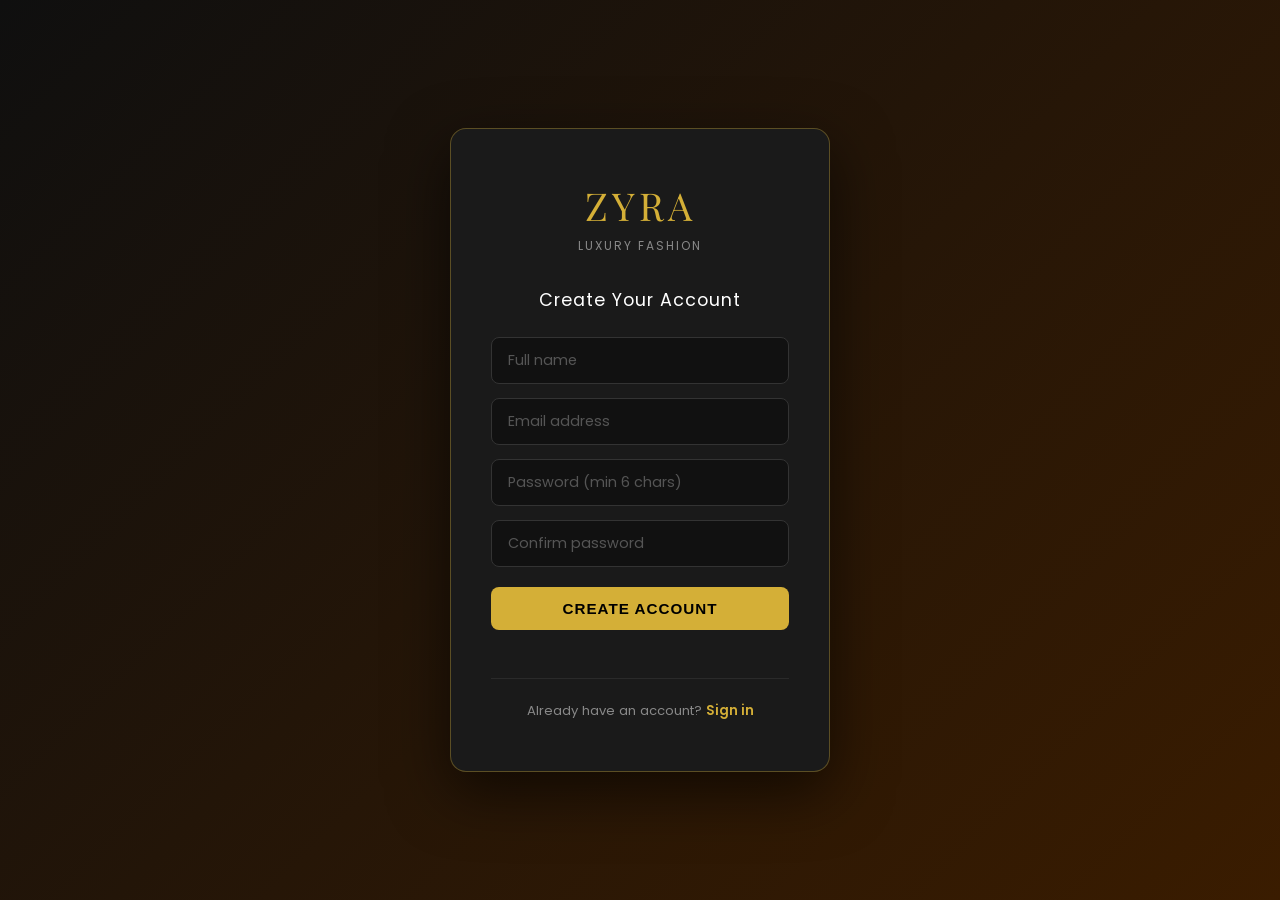
<file: signup.html>
<!DOCTYPE html>
<html lang="en">
<head>
  <meta charset="UTF-8">
  <meta name="viewport" content="width=device-width, initial-scale=1.0">
  <title>ZYRA — Sign Up</title>
  <link href="https://fonts.googleapis.com/css2?family=Playfair+Display:wght@700&family=Poppins:wght@300;400;600&display=swap" rel="stylesheet">
  <style>
    *{margin:0;padding:0;box-sizing:border-box;}
    body{min-height:100vh;display:flex;align-items:center;justify-content:center;
         background:linear-gradient(135deg,#0f0f0f,#3a1c00);font-family:'Poppins',sans-serif;}
    .card{background:#1a1a1a;border:1px solid rgba(212,175,55,0.35);border-radius:16px;
          padding:50px 40px;width:380px;text-align:center;box-shadow:0 20px 60px rgba(0,0,0,0.6);}
    .brand{font-family:'Playfair Display',serif;font-size:2.4rem;color:#d4af37;letter-spacing:4px;margin-bottom:6px;}
    .tagline{font-size:0.75rem;color:#888;letter-spacing:2px;text-transform:uppercase;margin-bottom:32px;}
    h2{color:#fff;font-size:1.1rem;font-weight:400;margin-bottom:24px;letter-spacing:1px;}
    input{width:100%;padding:12px 16px;margin-bottom:14px;border-radius:8px;
          border:1px solid #333;background:#111;color:#fff;font-size:0.9rem;font-family:'Poppins',sans-serif;}
    input:focus{outline:none;border-color:#d4af37;}
    input::placeholder{color:#555;}
    button{width:100%;padding:13px;background:#d4af37;border:none;border-radius:8px;
           color:#000;font-weight:700;font-size:0.95rem;letter-spacing:1px;cursor:pointer;transition:0.3s;margin-top:6px;}
    button:hover{background:#b8962e;}
    .msg{font-size:0.82rem;margin-top:10px;min-height:18px;}
    .msg.error{color:#ff6b6b;}
    .msg.success{color:#7fff7f;}
    .footer-link{margin-top:22px;font-size:0.82rem;color:#888;}
    .footer-link a{color:#d4af37;text-decoration:none;font-weight:600;}
    .footer-link a:hover{text-decoration:underline;}
    .divider{border:none;border-top:1px solid #2a2a2a;margin:20px 0;}
  </style>
</head>
<body>
<div class="card">
  <div class="brand">ZYRA</div>
  <div class="tagline">Luxury Fashion</div>
  <h2>Create Your Account</h2>
  <form onsubmit="signupUser(event)">
    <input type="text"  id="signupName"     placeholder="Full name" required>
    <input type="email" id="signupEmail"    placeholder="Email address" required>
    <input type="password" id="signupPass"  placeholder="Password (min 6 chars)" minlength="6" required>
    <input type="password" id="signupPass2" placeholder="Confirm password" required>
    <button type="submit">CREATE ACCOUNT</button>
    <p class="msg" id="signupMsg"></p>
  </form>
  <hr class="divider">
  <div class="footer-link">Already have an account? <a href="login.html">Sign in</a></div>
</div>

<script>
function signupUser(e) {
  e.preventDefault();
  const name  = document.getElementById('signupName').value.trim();
  const email = document.getElementById('signupEmail').value.trim();
  const pass  = document.getElementById('signupPass').value;
  const pass2 = document.getElementById('signupPass2').value;
  const msg   = document.getElementById('signupMsg');

  if (pass !== pass2) {
    msg.className = 'msg error';
    msg.innerText = '⚠️ Passwords do not match.';
    return;
  }
  const users = JSON.parse(localStorage.getItem('zyra_users')) || [];
  if (users.find(u => u.email === email)) {
    msg.className = 'msg error';
    msg.innerText = '⚠️ An account with this email already exists.';
    return;
  }
  users.push({ name, email, password: pass });
  localStorage.setItem('zyra_users', JSON.stringify(users));
  localStorage.setItem('currentUser', JSON.stringify({ name, email }));
  msg.className = 'msg success';
  msg.innerText = '✅ Account created! Redirecting...';
  setTimeout(() => window.location.href = 'index.html', 1200);
}
</script>
</body>
</html>
</file>
<file: style.css>
/* ============================================================
   ZYRA Fashion — style.css  (fully updated)
   ============================================================ */

/* ── RESET ── */
*, *::before, *::after { margin:0; padding:0; box-sizing:border-box; }
html { scroll-behavior:smooth; }

/* ── GLOBAL IMAGE FIX — prevents any image from breaking layout ── */
img {
  display:block;
  max-width:100%;
  height:auto;
  border-radius:8px;
}

/* ── LUXURY COLOR PALETTE ── */
:root {
  --gold:   #d4af37;
  --dark:   #111;
  --cream:  #f8f6f1;
}

/* ── BODY ── */
body {
  font-family: 'Poppins', Arial, sans-serif;
  background: linear-gradient(120deg,#fff6d5,#ffe9b0,#ffd1dc,#e0f7ff);
  background-size: 400% 400%;
  animation: summerGradient 15s ease infinite;
  color: #222;
}
@keyframes summerGradient {
  0%   { background-position: 0%   50%; }
  50%  { background-position: 100% 50%; }
  100% { background-position: 0%   50%; }
}
body::before {
  content:"";
  position:fixed;
  width:500px; height:500px;
  background: radial-gradient(circle,rgba(255,223,120,.5),transparent 70%);
  top:-150px; right:-150px;
  filter:blur(60px);
  pointer-events:none;
  z-index:0;
}

/* ── PROGRESS BAR ── */
#progress {
  position:fixed; top:0; left:0;
  height:4px; width:0%;
  background:var(--gold);
  z-index:9999;
  transition: width 0.1s linear;
}

/* ── LOADER ── */
#loader {
  position:fixed; inset:0;
  background:#000; color:var(--gold);
  display:flex; justify-content:center; align-items:center;
  font-size:60px; font-family:'Playfair Display',serif;
  z-index:9998;
  transition: opacity 0.5s ease;
  animation: fadeOut 2s forwards 2s;
}
@keyframes fadeOut { to { opacity:0; visibility:hidden; } }

/* ── BUBBLES ── */
.bubble {
  position:fixed; bottom:-100px;
  width:20px; height:20px;
  background:rgba(255,255,255,0.4);
  border-radius:50%;
  pointer-events:none;
  animation: rise linear infinite;
}
@keyframes rise {
  from { transform:translateY(0);       opacity:0.6; }
  to   { transform:translateY(-110vh);  opacity:0;   }
}

/* ═══════════════════════════════════════════
   HEADER
═══════════════════════════════════════════ */
.header {
  background: linear-gradient(90deg,#0f0f0f,#2b2b2b);
  border-bottom: 1px solid rgba(212,175,55,.3);
  display:flex; align-items:center;
  padding:15px 40px; height:90px;
  position:sticky; top:0; z-index:1000;
}
.logo img { max-height:80px; width:auto; border-radius:4px; }

.nav {
  display:flex; justify-content:space-around;
  flex:1; margin-left:40px; gap:6px;
}
.nav a {
  background:transparent; color:#eee;
  border:1px solid rgba(212,175,55,.4);
  border-radius:30px; padding:8px 18px;
  text-decoration:none; font-weight:500;
  white-space:nowrap; font-size:13px;
  transition: all 0.3s ease;
}
.nav a:hover { background:var(--gold); color:#000; border-color:var(--gold); }

.header-right { display:flex; align-items:center; gap:20px; }
.cart {
  color:var(--gold); font-weight:bold;
  cursor:pointer; position:relative; font-size:20px;
}
#cart-count {
  position:absolute; top:-10px; right:-10px;
  background:#ff0000; color:#fff;
  font-size:11px; padding:2px 6px;
  border-radius:50%; font-weight:700;
}
.mode-btn {
  background:none; border:1px solid var(--gold);
  color:var(--gold); padding:5px 14px;
  border-radius:20px; cursor:pointer;
  font-size:14px; transition:0.3s;
}
.mode-btn:hover { background:var(--gold); color:#000; }

/* ═══════════════════════════════════════════
   HERO
═══════════════════════════════════════════ */
.hero {
  background: url("summer background.jpg") center/cover no-repeat;
  background-attachment: fixed;
  height:400px;
  display:flex; justify-content:flex-end; align-items:center;
  padding-right:80px;
}
.hero-content {
  background:rgba(0,0,0,.65);
  border:1px solid rgba(212,175,55,.4);
  backdrop-filter:blur(8px);
  padding:30px 40px; border-radius:8px;
  color:#fff; max-width:500px;
  animation:fadeSlide 1.2s ease forwards;
  transform:translateY(40px); opacity:0;
}
@keyframes fadeSlide { to { transform:translateY(0); opacity:1; } }

.hero-content h2 {
  color:var(--gold); font-size:38px;
  letter-spacing:3px;
  animation: floatText 3s ease-in-out infinite;
}
@keyframes floatText {
  0%,100% { transform:translateY(0);  }
  50%      { transform:translateY(-6px); }
}
.hero-content h3   { color:#fff; font-size:32px; font-weight:600; }
.sub-text, .offer-text { font-size:15px; margin:10px 0; }
#countdown { margin-top:12px; font-weight:bold; color:var(--gold); font-size:14px; }

/* ═══════════════════════════════════════════
   CATEGORIES SECTION (HOME)
═══════════════════════════════════════════ */
.categories { padding:40px; text-align:center; }
.categories h2 { font-size:36px; margin-bottom:30px; font-family:'Playfair Display',serif; }

.category-grid {
  display:grid;
  grid-template-columns: repeat(3,1fr);
  gap:30px; max-width:1200px; margin:auto;
}
.category-card {
  cursor:pointer; border-radius:12px;
  overflow:hidden; background:#fff;
  border:1px solid rgba(0,0,0,.06);
  transition:transform 0.4s, box-shadow 0.4s;
}
.category-card:hover { transform:translateY(-10px); box-shadow:0 20px 40px rgba(0,0,0,.15); }

/* FIXED: category images have a set height, never stretch */
.category-card img {
  width:100%; height:320px;
  object-fit:cover; border-radius:0;
}
.category-card h3 { margin:14px 0 10px; font-size:26px; letter-spacing:2px; }

/* ═══════════════════════════════════════════
   SHOES & ACCESSORIES PREVIEW
═══════════════════════════════════════════ */
#shoes-accessories {
  min-height:80vh;
  background:linear-gradient(to bottom,#9c3f0f,#f29b8f);
  display:flex; justify-content:center; align-items:center;
  font-family:'Poppins',sans-serif;
}
.container { max-width:1200px; width:100%; padding:40px 20px; text-align:center; color:#fff; }
.title { font-size:42px; margin-bottom:40px; font-family:'Playfair Display',serif; }
.grid {
  display:grid;
  grid-template-columns:repeat(3,1fr);
  gap:50px; justify-items:center;
}
.item h3 { font-family:'Great Vibes',cursive; font-size:24px; margin-bottom:12px; color:#000; }

/* FIXED: preview circles stay circular */
.item img {
  width:200px; height:200px;
  border-radius:50% !important;
  object-fit:cover;
  border:3px solid rgba(212,175,55,.4);
}
.item.center      { grid-column:2/3; }
.item.bottom-right{ grid-column:3/4; }

/* ═══════════════════════════════════════════
   SECTION TITLES
═══════════════════════════════════════════ */
.section-title, .kids-title, .best-title {
  text-align:center;
  font-family:'Playfair Display',serif;
  font-size:28px; font-weight:900;
  letter-spacing:4px; color:#111;
  margin:25px 0; position:relative;
}
.section-title::after, .kids-title::after, .best-title::after {
  content:""; display:block;
  width:0; height:3px;
  background:var(--gold);
  margin:8px auto 0;
  transition:width 0.5s;
}
.section-title:hover::after,
.kids-title:hover::after,
.best-title:hover::after { width:100px; }

/* ═══════════════════════════════════════════
   MEN PAGE
═══════════════════════════════════════════ */
#men-page { background:#fff; padding-bottom:60px; }

.top-bar {
  background:linear-gradient(to right,#2d36ff,#2cc6d6);
  text-align:center; padding:14px 0;
}
.top-bar h1 { color:#fff; font-size:28px; letter-spacing:3px; font-weight:900; }

.men-categories {
  background:linear-gradient(to bottom,#f4f0ff,#3b3bff);
  padding:35px 20px;
}
.men-grid {
  display:grid;
  grid-template-columns:repeat(3,1fr);
  gap:25px; max-width:1100px; margin:auto;
}
.men-item {
  cursor:pointer; text-align:center;
  background:#fff; border-radius:12px;
  padding:10px; border:1px solid rgba(0,0,0,.06);
  transition:transform 0.4s, box-shadow 0.4s;
  overflow:hidden;
}
.men-item:hover { transform:translateY(-8px); box-shadow:0 16px 32px rgba(0,0,0,.2); }

/* FIXED: men category images */
.men-item img {
  width:100%; height:260px;
  object-fit:cover; border-radius:8px;
}
.men-item p { margin-top:10px; font-size:16px; font-weight:600; color:#333; }

/* Best Sellers */
.best-sellers { padding:40px 20px; text-align:center; }
.product-grid {
  display:grid;
  grid-template-columns:repeat(3,1fr);
  gap:30px; max-width:1000px; margin:auto;
}
.product {
  background:#fff; border-radius:12px; padding:16px;
  border:1px solid transparent;
  transition:0.3s; cursor:pointer; overflow:hidden;
}
.product:hover { border-color:var(--gold); box-shadow:0 16px 32px rgba(0,0,0,.12); }

/* FIXED: best seller circular images */
.product img {
  width:180px; height:180px;
  border-radius:50% !important;
  object-fit:cover; margin:0 auto 10px;
  border:3px solid rgba(212,175,55,.4);
}
.product .buy-btn {
  width:100%; border-radius:6px; padding:10px;
  background:#111; color:#fff;
  text-transform:uppercase; letter-spacing:1px;
  margin-top:8px;
}

/* ═══════════════════════════════════════════
   WOMEN PAGE
═══════════════════════════════════════════ */
#women-page { padding-bottom:60px; }

/* ═══════════════════════════════════════════
   KIDS PAGE
═══════════════════════════════════════════ */
.kids-top {
  background:linear-gradient(to right,#ff2a00,#ffd200);
  text-align:center; padding:14px 0;
}
.kids-top h1 { color:#fff; font-size:28px; font-weight:900; letter-spacing:3px; }

.kids-categories {
  background:linear-gradient(to bottom,#ffe5e5,#ff2a2a);
  padding:30px 20px;
}
.kids-grid {
  display:grid;
  grid-template-columns:repeat(3,1fr);
  gap:25px; max-width:1100px; margin:auto;
}
.kids-item {
  cursor:pointer; text-align:center;
  background:#fff; border-radius:12px;
  padding:10px; border:1px solid rgba(0,0,0,.06);
  transition:transform 0.4s, box-shadow 0.4s;
  overflow:hidden;
}
.kids-item:hover { transform:translateY(-8px); box-shadow:0 16px 32px rgba(0,0,0,.2); }

/* FIXED: kids category images */
.kids-item img {
  width:100%; height:240px;
  object-fit:cover; border-radius:8px;
}
.kids-item p { margin-top:10px; color:#fff; font-size:14px; font-weight:600; }

.kids-best { padding:30px 20px 60px; }
.best-grid {
  max-width:800px; margin:auto;
  display:grid; grid-template-columns:repeat(2,1fr);
  gap:40px; justify-items:center;
}
.best-item { text-align:center; }
.best-item img {
  width:160px; height:160px;
  border-radius:50% !important;
  object-fit:cover;
  border:3px solid rgba(212,175,55,.4);
}
.kids-best .buy-btn {
  margin-top:10px; background:#dfff00;
  border:none; padding:6px 18px;
  font-size:12px; border-radius:12px; cursor:pointer;
}

/* ═══════════════════════════════════════════
   SHOES PAGE
═══════════════════════════════════════════ */
#shoes-page {
  background:linear-gradient(to bottom,#fff,#ffe600);
  padding:40px 0 60px;
}
#shoes-page h1 { text-align:center; font-size:38px; margin:20px 0 40px; }

#shoes-page .top-row {
  display:flex; justify-content:space-around;
  margin-bottom:40px; padding:0 40px; gap:20px;
}
#shoes-page .top-row .card { width:35%; }

#shoes-page .bottom-row {
  display:flex; justify-content:space-between;
  align-items:flex-end; padding:0 60px; gap:20px;
}
#shoes-page .bottom-row .left,
#shoes-page .bottom-row .right  { width:30%; }
#shoes-page .bottom-row .middle { width:22%; }

#shoes-page .card {
  text-align:center; background:#fff;
  border-radius:12px; padding:12px;
  border:1px solid rgba(0,0,0,.06);
  transition:transform 0.4s, box-shadow 0.4s;
  overflow:hidden;
}
#shoes-page .card:hover { transform:translateY(-8px); box-shadow:0 16px 32px rgba(0,0,0,.15); }

/* FIXED: shoe card images */
#shoes-page .card img {
  width:100%; height:220px;
  object-fit:cover; border-radius:8px;
}
#shoes-page .card p { margin:10px 0 6px; font-weight:600; }

/* ═══════════════════════════════════════════
   PERFUMES & ACCESSORIES
═══════════════════════════════════════════ */
#perfume-accessories { width:100%; }

.perfume-section {
  background:linear-gradient(120deg,#0f0f0f,#4b0000);
  padding:30px 20px 50px; color:#fff; text-align:center;
}
.perfume-title {
  font-family:'Playfair Display',serif;
  font-size:24px; margin-bottom:30px;
}
.perfume-grid {
  display:grid;
  grid-template-columns:repeat(3,1fr);
  gap:30px; max-width:900px; margin:auto; align-items:end;
}
.perfume-item {
  background:rgba(255,255,255,.05);
  border-radius:12px; padding:12px;
  transition:transform 0.4s, box-shadow 0.4s;
  overflow:hidden;
}
.perfume-item:hover { transform:translateY(-8px); box-shadow:0 16px 32px rgba(0,0,0,.4); }

/* FIXED: perfume images */
.perfume-item img {
  width:100%; height:200px;
  object-fit:cover; border-radius:8px;
}
.perfume-item p { margin-top:8px; font-family:'Great Vibes',cursive; font-size:18px; }
.center-perfume { grid-row:1/span 2; }
.center-perfume img { height:100%; min-height:260px; }

.accessories-section {
  background:linear-gradient(120deg,#2b2b2b,#5a2d00);
  padding:35px 20px 50px; text-align:center; color:#fff;
}
.accessories-title {
  font-family:'Playfair Display',serif;
  font-size:20px; margin-bottom:30px; letter-spacing:2px;
}
.accessories-grid {
  max-width:900px; margin:auto;
  display:grid; grid-template-columns:repeat(2,1fr); gap:40px;
}
.accessory-item {
  background:rgba(255,255,255,.05);
  border-radius:12px; padding:12px;
  transition:transform 0.4s, box-shadow 0.4s;
  overflow:hidden;
}
.accessory-item:hover { transform:translateY(-8px); box-shadow:0 16px 32px rgba(0,0,0,.4); }

/* FIXED: accessory images */
.accessory-item img {
  width:100%; height:220px;
  object-fit:cover; border-radius:8px;
}
.accessory-item p { font-family:'Great Vibes',cursive; font-size:18px; margin:10px 0; }

/* ═══════════════════════════════════════════
   SHARED BUY BUTTON
═══════════════════════════════════════════ */
.buy-btn, .buy {
  background:linear-gradient(135deg,#000,#333);
  color:#fff; border:none;
  padding:7px 20px; border-radius:14px;
  font-size:12px; cursor:pointer;
  letter-spacing:1px;
  transition:all 0.3s ease;
}
.buy-btn:hover, .buy:hover {
  background:linear-gradient(135deg,var(--gold),#b8962e);
  color:#000; transform:scale(1.06);
  box-shadow:0 6px 18px rgba(0,0,0,.25);
}

/* ═══════════════════════════════════════════
   PRICE & RATING
═══════════════════════════════════════════ */
.price { font-weight:bold; color:#111; margin:4px 0; }
.price del { color:#888; margin-right:6px; }
.rating { font-size:14px; margin:4px 0; }

/* ═══════════════════════════════════════════
   STAR RATING (FEEDBACK FORM)
═══════════════════════════════════════════ */
.stars { display:flex; flex-direction:row-reverse; justify-content:center; }
.stars input { display:none; }
.stars label { font-size:22px; color:#ccc; cursor:pointer; transition:0.3s; }
.stars label:hover,
.stars label:hover ~ label,
.stars input:checked ~ label { color:gold; }

/* ═══════════════════════════════════════════
   FOOTER
═══════════════════════════════════════════ */
footer {
  background:linear-gradient(120deg,#111,#3a1c00);
  color:#fff; text-align:center; padding:18px 0;
  font-family:'Playfair Display',serif;
  letter-spacing:1px; font-size:14px;
  border-top:1px solid rgba(212,175,55,0.3);
}

/* ═══════════════════════════════════════════
   SCROLL REVEAL
═══════════════════════════════════════════ */
section {
  opacity:0; transform:translateY(50px);
  transition:opacity 1s ease, transform 1s ease;
}

/* ═══════════════════════════════════════════
   LUXURY SCROLLBAR
═══════════════════════════════════════════ */
::-webkit-scrollbar { width:8px; }
::-webkit-scrollbar-thumb { background:var(--gold); border-radius:4px; }
::-webkit-scrollbar-track { background:#eee; }

/* ═══════════════════════════════════════════
   TOAST NOTIFICATION
═══════════════════════════════════════════ */
.toast-notification {
  position:fixed; bottom:24px; right:24px;
  background:var(--gold); color:#000;
  padding:12px 24px; border-radius:8px;
  font-weight:bold; z-index:10001;
  box-shadow:0 4px 16px rgba(0,0,0,.25);
  animation:slideIn 0.4s ease-out;
}
@keyframes slideIn {
  from { transform:translateX(120%); opacity:0; }
  to   { transform:translateX(0);    opacity:1; }
}

/* ═══════════════════════════════════════════
   LOGIN MODAL
═══════════════════════════════════════════ */
.login-modal {
  position:fixed; inset:0;
  background:rgba(0,0,0,0.7);
  display:none; justify-content:center; align-items:center;
  z-index:9999;
}
.login-box {
  background:#111; color:#fff;
  padding:40px; border-radius:15px; width:300px;
  text-align:center; position:relative;
  border:1px solid rgba(212,175,55,0.5);
}
.login-box h2   { margin-bottom:20px; color:var(--gold); }
.login-box input {
  width:100%; padding:10px; margin:10px 0;
  border-radius:20px; border:none;
  font-family:'Poppins',sans-serif;
}
.login-box button {
  width:100%; padding:10px;
  background:linear-gradient(135deg,#000,#333);
  color:#fff; border:none; border-radius:25px; cursor:pointer;
}
.login-box button:hover { background:linear-gradient(135deg,var(--gold),#b8962e); color:#000; }
.close { position:absolute; right:18px; top:14px; font-size:24px; cursor:pointer; }

/* ═══════════════════════════════════════════
   DARK MODE
═══════════════════════════════════════════ */
.dark-mode { background:#111 !important; color:#fff !important; }
.dark-mode .header { background:#000; }
.dark-mode .category-card,
.dark-mode .product,
.dark-mode .men-item,
.dark-mode .kids-item { background:#1c1c1c; }
.dark-mode .section-title,
.dark-mode .kids-title,
.dark-mode .best-title,
.dark-mode .categories h2 { color:#eee; }

/* ═══════════════════════════════════════════
   INPUT FOCUS EFFECT
═══════════════════════════════════════════ */
input:focus, textarea:focus {
  outline:none;
  box-shadow:0 0 8px rgba(212,175,55,0.7);
}

/* ═══════════════════════════════════════════
   CONTACT / GIFT CARD SECTION
═══════════════════════════════════════════ */
#contact-page { background:linear-gradient(#111,#3a1c00); }
#contact-page > div:hover {
  transform:translateY(-6px);
  box-shadow:0 20px 40px rgba(0,0,0,.5);
  transition:0.4s;
}

/* ═══════════════════════════════════════════
   RESPONSIVE
═══════════════════════════════════════════ */
@media (max-width:900px) {
  .header { padding:12px 20px; height:auto; flex-wrap:wrap; gap:10px; }
  .nav { flex-wrap:wrap; gap:6px; margin-left:0; justify-content:center; }
  .nav a { font-size:12px; padding:6px 12px; }

  .category-grid,
  .men-grid,
  .kids-grid { grid-template-columns:repeat(2,1fr) !important; }

  .product-grid { grid-template-columns:repeat(2,1fr); }

  #shoes-page .top-row,
  #shoes-page .bottom-row { flex-direction:column; align-items:center; }
  #shoes-page .top-row .card,
  #shoes-page .bottom-row .left,
  #shoes-page .bottom-row .middle,
  #shoes-page .bottom-row .right { width:80%; margin-bottom:20px; }

  .perfume-grid { grid-template-columns:1fr !important; }
  .center-perfume { grid-row:auto; }
  .accessories-grid { grid-template-columns:1fr !important; }

  .hero { padding-right:20px; justify-content:center; }
  .hero-content { max-width:90%; }
}

@media (max-width:600px) {
  .category-grid,
  .men-grid,
  .kids-grid { grid-template-columns:1fr !important; }
  .product-grid { grid-template-columns:1fr; }
  .best-grid   { grid-template-columns:1fr; }
  .accessories-grid { grid-template-columns:1fr; }
  .hero-content h2 { font-size:26px; }
  .hero-content h3 { font-size:22px; }
}



#shoes-page .section {
  display: grid;
  grid-template-columns: repeat(auto-fit, minmax(250px, 1fr));
  gap: 30px;
  margin: 40px 0;
}

#shoes-page .card {
  background: white;
  border-radius: 14px;
  overflow: hidden;
  text-align: center;
  transition: 0.4s ease;
  cursor: pointer;
  padding-bottom: 15px;
}

#shoes-page .card img {
  width: 100%;
  height: 280px;
  object-fit: cover;
}

#shoes-page .card:hover {
  transform: translateY(-8px);
  box-shadow: 0 15px 30px rgba(0,0,0,0.2);
}


.kids-item p {
  margin-top: 10px;
  font-size: 1rem;
  font-weight: 600;
  color: #111;
  text-align: center;
  font-family: 'Poppins', sans-serif;
  letter-spacing: 0.5px;
}

.kids-item {
  text-align: center;
  cursor: pointer;
  transition: 0.4s ease;
}

.kids-item:hover {
  transform: translateY(-8px);
}

.kids-item img {
  width: 100%;
  height: 260px;
  object-fit: cover;
  border-radius: 12px;
}


.perfume-grid {
  display: grid;
  grid-template-columns: repeat(auto-fit, minmax(240px, 1fr));
  gap: 30px;
  margin-top: 40px;
}

.perfume-item {
  background: white;
  border-radius: 14px;
  overflow: hidden;
  text-align: center;
  cursor: pointer;
  transition: 0.4s ease;
  padding-bottom: 15px;
}

.perfume-item img {
  width: 100%;
  height: 300px;
  object-fit: cover;
}

.perfume-item p {
  margin-top: 12px;
  font-weight: 600;
  font-size: 1rem;
}

.perfume-item:hover {
  transform: translateY(-8px);
  box-shadow: 0 15px 30px rgba(0,0,0,0.2);
}
.perfume-title {
  display: block;
  width: 100%;
  text-align: center;
  font-size: 2.5rem;
  font-weight: 700;
  color: #111;
  margin-bottom: 40px;
  font-family: 'Playfair Display', serif;
  letter-spacing: 2px;
  position: relative;
  z-index: 10;
}
</file>
